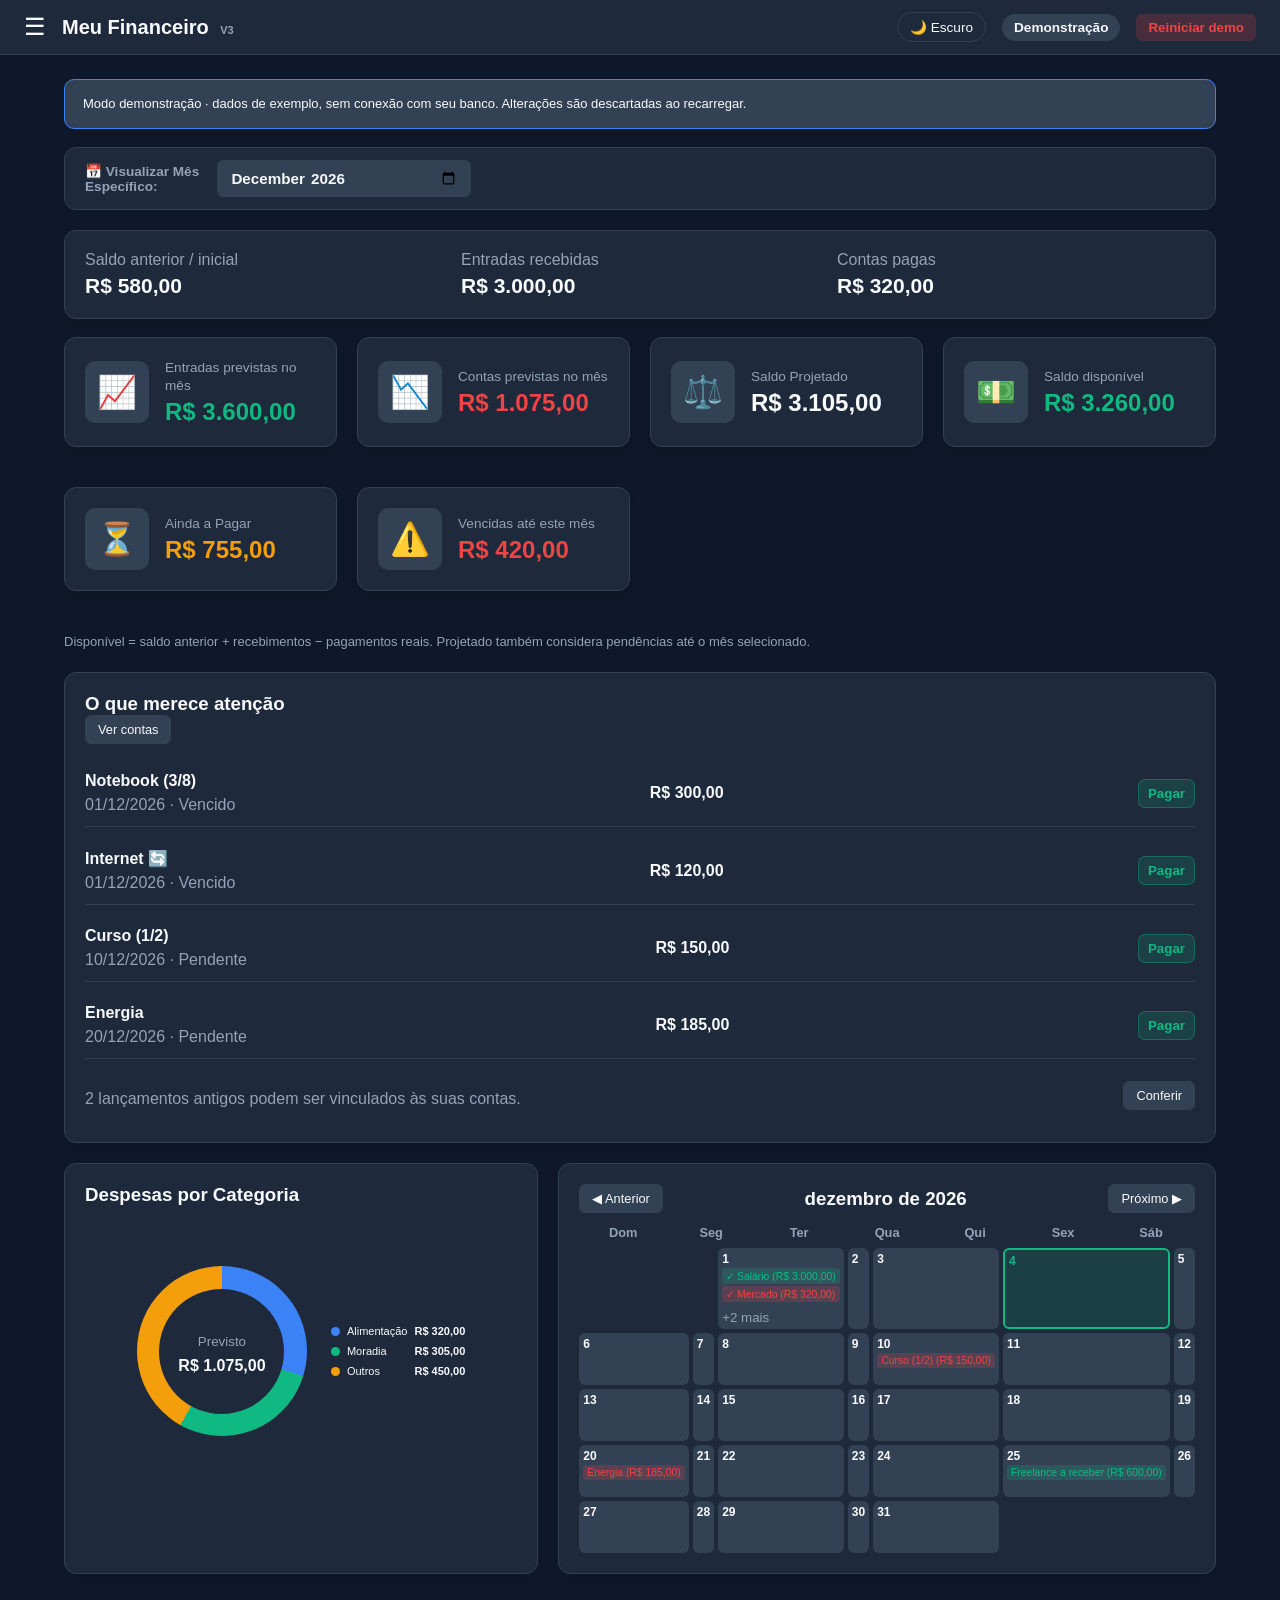
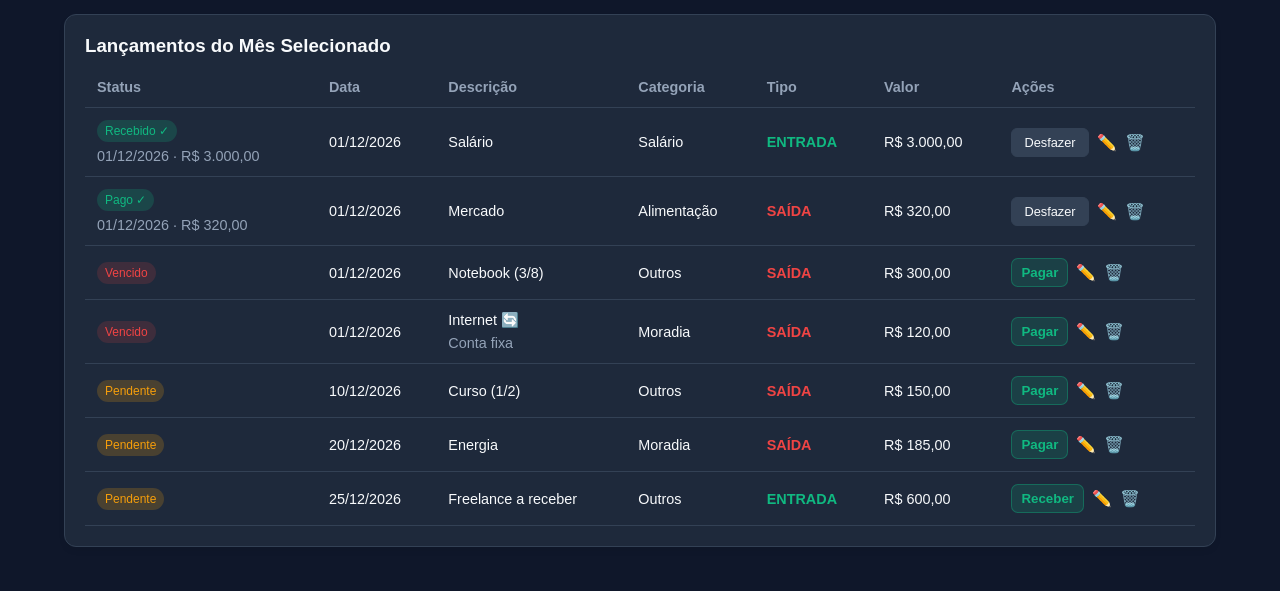
<file: demonstracao.html>
<!DOCTYPE html>
<html lang="pt-BR">
<head>
  <meta charset="UTF-8" />
  <meta name="viewport" content="width=device-width, initial-scale=1.0"/>
  <title>Meu Financeiro · Controle pessoal</title>
  
  <!-- Estilos e Fontes -->
  <style>/* ================= VARIABLES E TEMAS ================= */
:root {
  --bg-primary: #0f172a;
  --bg-card: #1e293b;
  --bg-input: #334155;
  --text-primary: #f8fafc;
  --text-secondary: #94a3b8;
  --accent-color: #3b82f6;
  --border-color: #334155;
  --success-color: #10b981;
  --danger-color: #ef4444;
  --warning-color: #f59e0b;
}

body.light-theme {
  --bg-primary: #f1f5f9;
  --bg-card: #ffffff;
  --bg-input: #e2e8f0;
  --text-primary: #0f172a;
  --text-secondary: #64748b;
  --accent-color: #2563eb;
  --border-color: #cbd5e1;
}

/* ================= RESET E ESTILOS GERAIS ================= */
* {
  box-sizing: border-box;
  margin: 0;
  padding: 0;
  font-family: 'Inter', sans-serif;
}

body {
  background-color: var(--bg-primary);
  color: var(--text-primary);
  min-height: 100vh;
  transition: background-color 0.3s, color 0.3s;
}

/* ================= AUTENTICAÇÃO (LOGIN) ================= */
.auth-container {
  display: flex;
  justify-content: center;
  align-items: center;
  min-height: 100vh;
  padding: 20px;
}

.auth-card {
  background-color: var(--bg-card);
  border: 1px solid var(--border-color);
  border-radius: 12px;
  padding: 32px;
  width: 100%;
  max-width: 400px;
  box-shadow: 0 10px 25px rgba(0,0,0,0.3);
}

.auth-header {
  text-align: center;
  margin-bottom: 24px;
}

.auth-header h2 {
  font-size: 1.5rem;
  margin-bottom: 8px;
}

.auth-header p {
  color: var(--text-secondary);
  font-size: 0.9rem;
}

/* ================= CABEÇALHO (HEADER) ================= */
.app-header {
  background-color: var(--bg-card);
  border-bottom: 1px solid var(--border-color);
  padding: 12px 24px;
  display: flex;
  justify-content: space-between;
  align-items: center;
  position: sticky;
  top: 0;
  z-index: 100;
}

.header-left, .header-right {
  display: flex;
  align-items: center;
  gap: 16px;
}

.brand-title {
  font-size: 1.25rem;
  font-weight: 700;
}

.menu-toggle {
  background: none;
  border: none;
  color: var(--text-primary);
  font-size: 1.5rem;
  cursor: pointer;
}

.user-badge {
  background: var(--bg-input);
  padding: 6px 12px;
  border-radius: 20px;
  font-size: 0.85rem;
  font-weight: 600;
}

/* ================= MENU LATERAL (SIDEBAR) ================= */
.sidebar {
  position: fixed;
  top: 0;
  left: -260px;
  width: 260px;
  height: 100%;
  background-color: var(--bg-card);
  border-right: 1px solid var(--border-color);
  z-index: 200;
  transition: left 0.3s ease;
  padding-top: 60px;
}

.sidebar.open {
  left: 0;
}

.sidebar-overlay {
  position: fixed;
  top: 0;
  left: 0;
  width: 100%;
  height: 100%;
  background: rgba(0,0,0,0.5);
  display: none;
  z-index: 150;
}

.sidebar-overlay.active {
  display: block;
}

.sidebar-nav {
  display: flex;
  flex-direction: column;
}

.nav-item {
  display: flex;
  align-items: center;
  gap: 12px;
  padding: 16px 24px;
  color: var(--text-secondary);
  text-decoration: none;
  font-weight: 500;
  transition: background 0.2s, color 0.2s;
}

.nav-item:hover, .nav-item.active {
  background-color: var(--bg-input);
  color: var(--text-primary);
  border-left: 4px solid var(--accent-color);
}

/* ================= CONTEÚDO PRINCIPAL ================= */
.main-content {
  padding: 24px;
  max-width: 1200px;
  margin: 0 auto;
}

.page-content {
  display: none;
}

.page-content.active {
  display: block;
}

/* ================= CARDS E DASHBOARD ================= */
.card {
  background-color: var(--bg-card);
  border: 1px solid var(--border-color);
  border-radius: 12px;
  padding: 20px;
  margin-bottom: 20px;
  box-shadow: 0 4px 6px rgba(0, 0, 0, 0.05);
}

.card.margin-top {
  margin-top: 20px;
}

.filter-card {
  background-color: var(--bg-card);
  border: 1px solid var(--border-color);
  border-radius: 12px;
  padding: 12px 20px;
  margin-bottom: 20px;
  display: flex;
  align-items: center;
  justify-content: flex-start;
}

.filter-group {
  display: flex;
  align-items: center;
  gap: 12px;
}

.filter-group input[type="month"] {
  background-color: var(--bg-input);
  color: var(--text-primary);
  border: 1px solid var(--border-color);
  padding: 8px 12px;
  border-radius: 6px;
  font-weight: 600;
}

.dashboard-grid {
  display: grid;
  grid-template-columns: repeat(auto-fit, minmax(240px, 1fr));
  gap: 20px;
  margin-bottom: 20px;
}

.card-summary {
  display: flex;
  align-items: center;
  gap: 16px;
}

.card-icon {
  font-size: 2rem;
  padding: 12px;
  background: var(--bg-input);
  border-radius: 10px;
}

.card-info span {
  font-size: 0.85rem;
  color: var(--text-secondary);
}

.card-info h3 {
  font-size: 1.5rem;
  margin-top: 4px;
}

.entradas .card-info h3 { color: var(--success-color); }
.saidas .card-info h3 { color: var(--danger-color); }

.grid-2-col {
  display: grid;
  grid-template-columns: 1fr 1fr;
  gap: 20px;
}

@media (max-width: 768px) {
  .grid-2-col { grid-template-columns: 1fr; }
}

.chart-container {
  position: relative;
  height: 260px;
  margin-top: 15px;
}

/* ================= CALENDÁRIO INTERATIVO ================= */
.calendar-header {
  display: flex;
  justify-content: space-between;
  align-items: center;
  margin-bottom: 12px;
}

.calendar-grid-header {
  display: grid;
  grid-template-columns: repeat(7, 1fr);
  text-align: center;
  font-weight: bold;
  font-size: 0.8rem;
  color: var(--text-secondary);
  margin-bottom: 8px;
}

.calendar-days-grid {
  display: grid;
  grid-template-columns: repeat(7, 1fr);
  gap: 4px;
}

.cal-day {
  background-color: var(--bg-input);
  border-radius: 6px;
  min-height: 52px;
  padding: 4px;
  cursor: pointer;
  transition: transform 0.1s ease, background-color 0.2s;
  display: flex;
  flex-direction: column;
}

.cal-day:hover {
  background-color: rgba(255, 255, 255, 0.1);
  transform: translateY(-2px);
}

/* GRIFADO EM VERDE PARA O DIA ATUAL */
.cal-day.today {
  border: 2px solid var(--success-color) !important;
  background-color: rgba(16, 185, 129, 0.15) !important;
}

.cal-day.today .cal-day-num {
  font-weight: bold;
  color: var(--success-color);
}

.cal-day.empty {
  background: transparent;
  cursor: default;
}

.cal-day-num {
  font-size: 0.75rem;
  font-weight: bold;
}

.cal-events {
  margin-top: 2px;
  display: flex;
  flex-direction: column;
  gap: 2px;
}

.cal-event-item {
  font-size: 0.65rem;
  padding: 2px 4px;
  border-radius: 3px;
  white-space: nowrap;
  overflow: hidden;
  text-overflow: ellipsis;
}

.cal-event-item.entrada {
  background-color: rgba(16, 185, 129, 0.2);
  color: var(--success-color);
}

.cal-event-item.saida {
  background-color: rgba(239, 68, 68, 0.2);
  color: var(--danger-color);
}

/* ================= FORMULÁRIOS E INPUTS ================= */
.form-group {
  margin-bottom: 16px;
  display: flex;
  flex-direction: column;
  gap: 6px;
}

.form-group.horizontal {
  flex-direction: row;
  align-items: center;
}

.form-grid-2 {
  display: grid;
  grid-template-columns: 1fr 1fr;
  gap: 16px;
}

@media (max-width: 600px) {
  .form-grid-2 { grid-template-columns: 1fr; }
}

label {
  font-size: 0.85rem;
  font-weight: 500;
  color: var(--text-secondary);
}

input, select {
  background-color: var(--bg-input);
  border: 1px solid var(--border-color);
  color: var(--text-primary);
  padding: 10px 14px;
  border-radius: 8px;
  font-size: 0.95rem;
  width: 100%;
}

input:focus, select:focus {
  outline: 2px solid var(--accent-color);
}

.type-selector {
  display: flex;
  gap: 12px;
  margin-bottom: 20px;
}

.btn-type {
  flex: 1;
  padding: 12px;
  border: 1px solid var(--border-color);
  background: var(--bg-input);
  color: var(--text-primary);
  border-radius: 8px;
  font-weight: bold;
  cursor: pointer;
}

.btn-type.active {
  border-color: var(--accent-color);
  background-color: var(--accent-color);
  color: white;
}

.max-width-form {
  max-width: 600px;
  margin: 0 auto;
}

/* ================= TABELAS ================= */
.table-responsive {
  width: 100%;
  overflow-x: auto;
}

.data-table {
  width: 100%;
  border-collapse: collapse;
  margin-top: 10px;
}

.data-table th, .data-table td {
  padding: 12px;
  text-align: left;
  border-bottom: 1px solid var(--border-color);
  font-size: 0.9rem;
}

.data-table th {
  color: var(--text-secondary);
  font-weight: 600;
}

.txt-success { color: var(--success-color); font-weight: bold; }
.txt-danger { color: var(--danger-color); font-weight: bold; }

.status-badge {
  padding: 4px 8px;
  border-radius: 12px;
  font-size: 0.75rem;
  font-weight: bold;
  cursor: pointer;
  display: inline-block;
}

.status-badge.quitado {
  background-color: rgba(16, 185, 129, 0.2);
  color: var(--success-color);
}

.status-badge.pendente {
  background-color: rgba(245, 158, 11, 0.2);
  color: var(--warning-color);
}

.actions-cell {
  display: flex;
  gap: 8px;
}

.btn-icon {
  background: none;
  border: none;
  cursor: pointer;
  font-size: 1rem;
}

/* ================= BOTÕES ================= */
.btn {
  padding: 10px 16px;
  border-radius: 8px;
  border: none;
  font-weight: 600;
  cursor: pointer;
  transition: opacity 0.2s;
}

.btn:hover { opacity: 0.9; }

.btn-primary { background-color: var(--accent-color); color: white; }
.btn-secondary { background-color: var(--bg-input); color: var(--text-primary); }
.btn-block { width: 100%; }

.btn-sm {
  padding: 6px 12px;
  font-size: 0.8rem;
  background-color: var(--bg-input);
  border: 1px solid var(--border-color);
  color: var(--text-primary);
  border-radius: 6px;
  cursor: pointer;
}

.btn-logout {
  background-color: rgba(239, 68, 68, 0.2);
  color: var(--danger-color);
  border: none;
  padding: 6px 12px;
  border-radius: 6px;
  font-weight: bold;
  cursor: pointer;
}

.btn-theme {
  background: none;
  border: 1px solid var(--border-color);
  color: var(--text-primary);
  padding: 6px 12px;
  border-radius: 20px;
  cursor: pointer;
  font-size: 0.85rem;
}

/* ================= MODAIS ================= */
.modal {
  display: none;
  position: fixed;
  top: 0;
  left: 0;
  width: 100%;
  height: 100%;
  background: rgba(0,0,0,0.6);
  align-items: center;
  justify-content: center;
  z-index: 1000;
}

.modal-content {
  background: var(--bg-card);
  padding: 24px;
  border-radius: 12px;
  max-width: 500px;
  width: 90%;
  border: 1px solid var(--border-color);
  box-shadow: 0 10px 25px rgba(0,0,0,0.5);
}

.modal-body {
  max-height: 300px;
  overflow-y: auto;
  margin: 15px 0;
}

.modal-footer {
  display: flex;
  justify-content: flex-end;
  gap: 12px;
  margin-top: 15px;
}
/* ===== V2: CONTAS, PARCELAS E INDICADORES ===== */
.muted{color:var(--text-secondary);margin-top:6px}.page-title-row{display:flex;justify-content:space-between;align-items:center;margin-bottom:18px}.filters-grid{display:grid;grid-template-columns:repeat(4,1fr);gap:14px}.compact-grid{grid-template-columns:repeat(4,1fr)}.mini-stat{display:flex;flex-direction:column;gap:8px}.mini-stat span{color:var(--text-secondary);font-size:.85rem}.mini-stat strong{font-size:1.35rem}.vencidas .card-info h3{color:var(--danger-color)}.pendencias .card-info h3{color:var(--warning-color)}.realizadas .card-info h3{color:var(--success-color)}
.status-badge.vencido{background:rgba(239,68,68,.18);color:var(--danger-color)}.status-badge.proximo{background:rgba(59,130,246,.18);color:var(--accent-color)}.btn-pay{background:rgba(16,185,129,.16);color:var(--success-color);border:1px solid rgba(16,185,129,.35);padding:6px 9px;border-radius:7px;cursor:pointer;font-weight:700}.debt-grid{display:grid;grid-template-columns:repeat(auto-fit,minmax(280px,1fr));gap:16px}.debt-card{background:var(--bg-card);border:1px solid var(--border-color);border-radius:12px;padding:18px}.debt-head{display:flex;justify-content:space-between;gap:12px}.progress{height:8px;background:var(--bg-input);border-radius:99px;overflow:hidden;margin:14px 0}.progress>span{display:block;height:100%;background:var(--accent-color)}.debt-meta{display:grid;grid-template-columns:1fr 1fr;gap:8px;font-size:.85rem;color:var(--text-secondary)}
@media(max-width:850px){.filters-grid,.compact-grid{grid-template-columns:1fr 1fr}}@media(max-width:520px){.filters-grid,.compact-grid{grid-template-columns:1fr}.header-right{gap:7px}.user-badge{display:none}.main-content{padding:14px}}

/* V3: mantém a estrutura de campos e telas da V2. */
.brand-title small{font-size:11px;color:var(--text-secondary);margin-left:6px} .balance-strip{display:grid;grid-template-columns:repeat(3,1fr);gap:18px;margin-bottom:18px}.balance-strip strong{display:block;font-size:21px;margin-top:5px}.help-line{margin:12px 0 20px;line-height:1.65;font-size:13px}.notice{padding:14px 18px;background:var(--bg-input);border:1px solid var(--accent-color);border-radius:10px;margin-bottom:18px;line-height:1.5;font-size:13px}.notice[hidden]{display:none}.notice a{color:var(--accent-color)}.notice.error{border-color:var(--danger-color)}textarea{width:100%;background:var(--bg-input);color:var(--text-primary);border:1px solid var(--border-color);border-radius:8px;padding:12px;resize:vertical}.alerts-list{display:grid;gap:10px;margin-top:16px}.alert-row,.budget-row,.trash-row{display:flex;align-items:center;justify-content:space-between;gap:16px;border-bottom:1px solid var(--border-color);padding:12px 0}.alert-row:last-child,.budget-row:last-child,.trash-row:last-child{border:0}.debt-card{margin-top:16px}.debt-actions{display:flex;gap:8px;flex-wrap:wrap;margin-top:16px}.status-badge.encerrado{background:var(--bg-input);color:var(--text-secondary)}.status-badge.vencido{background:rgba(239,68,68,.15);color:var(--danger-color)}.status-badge{border:0;font:inherit;font-size:12px}.debt-title{display:flex;justify-content:space-between;align-items:center;gap:10px}.modal-wide{max-width:850px!important}.association-list{max-height:45vh;overflow:auto}.association-option{display:flex;gap:12px;align-items:flex-start;padding:12px;border-bottom:1px solid var(--border-color)}input[type=checkbox]{width:auto;accent-color:var(--accent-color)}.filter-card{flex-wrap:wrap;gap:14px}.form-group.horizontal{margin:0}.empty-state{padding:24px;text-align:center;color:var(--text-secondary)}.budget-info{flex:1}.budget-info .progress{margin-top:8px}.btn[disabled],button[disabled]{opacity:.5;cursor:wait}.modal{padding:18px}.modal-content{max-height:90vh;overflow:auto}.data-table td{vertical-align:middle}.progress span.over{background:var(--danger-color)}.upcoming-label{color:var(--warning-color)}.nav-item{white-space:nowrap}button:focus-visible,a:focus-visible{outline:2px solid var(--accent-color);outline-offset:4px}
@media(max-width:700px){.balance-strip{grid-template-columns:1fr;gap:12px}.balance-strip>div{display:flex;justify-content:space-between;gap:12px;align-items:center}.balance-strip strong{font-size:17px}.card-header-flex{flex-wrap:wrap;gap:12px}.alert-row,.budget-row{align-items:flex-start;flex-wrap:wrap}.dashboard-grid{grid-template-columns:repeat(2,minmax(0,1fr))}.card-summary{padding:16px}.card-info h3{font-size:20px}.card-icon{display:none}.filters-grid{grid-template-columns:1fr 1fr}.debt-grid{grid-template-columns:1fr}.brand-title{font-size:16px}.user-badge{display:none}}
@media(max-width:400px){.filters-grid,.dashboard-grid{grid-template-columns:1fr}.header-right{gap:5px}}

.offline-chart{height:100%;display:flex;align-items:center;justify-content:center;gap:24px;flex-wrap:wrap}.donut{width:170px;height:170px;border-radius:50%;display:grid;place-items:center;flex-shrink:0}.donut>div{width:125px;height:125px;border-radius:50%;background:var(--bg-card);display:flex;align-items:center;justify-content:center;flex-direction:column;gap:8px}.donut strong{font-size:16px}.chart-legend{display:flex;align-items:center;gap:7px;margin:8px 0;font-size:11px}.chart-legend i{width:9px;height:9px;border-radius:50%}.chart-legend strong{margin-left:auto}#graficoAlternativo{height:100%}
</style>
  
  
  <!-- Supabase & ChartJS JS Client -->
  
  
</head>
<body>

  <!-- ================= SEÇÃO DE LOGIN ================= -->
  <div id="loginSection" class="auth-container">
    <div class="auth-card">
      <div class="auth-header">
        <h2>💰 Controle Financeiro</h2>
        <p>Acesse sua conta para continuar</p>
      </div>
      
      <form onsubmit="event.preventDefault(); fazerLogin();" class="auth-form">
        <div class="form-group">
          <label for="loginUsername">Usuário</label>
          <input type="text" id="loginUsername" placeholder="Ex: marli ou tuany" required />
        </div>
        
        <div class="form-group">
          <label for="loginSenha">Senha</label>
          <input type="password" id="loginSenha" placeholder="Digite sua senha" required />
        </div>
        
        <button type="submit" class="btn btn-primary btn-block">Entrar no Sistema</button>
      </form><button class="btn btn-secondary btn-block margin-top" onclick="location.search='?demo=1'">Conhecer com dados de exemplo</button><p class="muted margin-top">Controle mensal, parcelas e saldo em um só lugar.</p>
    </div>
  </div>

  <!-- ================= SEÇÃO PRINCIPAL (APP) ================= -->
  <div id="appSection" style="display: none;">
    
    <!-- BARRA SUPERIOR (HEADER) -->
    <header class="app-header">
      <div class="header-left">
        <button class="menu-toggle" onclick="toggleMenu()">☰</button>
        <h1 class="brand-title">Meu Financeiro <small>V3</small></h1>
      </div>
      
      <div class="header-right">
        <button id="btnTema" class="btn-theme" onclick="alternarTema()">🌙 Escuro</button>
        <span id="userDisplayTag" class="user-badge">@usuario</span>
        <button class="btn-logout" onclick="location.reload()">Reiniciar demo</button>
      </div>
    </header>

    <!-- OVERLAY SIDEBAR -->
    <div id="sidebarOverlay" class="sidebar-overlay" onclick="toggleMenu()"></div>

    <!-- MENU LATERAL (SIDEBAR) -->
    <aside id="sidebar" class="sidebar">
      <nav class="sidebar-nav">
        <a href="#" class="nav-item active" onclick="navegarPara('dashboard')">
          <span class="nav-icon">📊</span> Dashboard
        </a>
        <a href="#" class="nav-item" onclick="navegarPara('novoLancamento')">
          <span class="nav-icon">➕</span> Novo Lançamento
        </a>
        <a href="#" class="nav-item" onclick="navegarPara('contas')">
          <span class="nav-icon">🧾</span> Contas do Mês
        </a>
        <a href="#" class="nav-item" onclick="navegarPara('parcelas')">
          <span class="nav-icon">💳</span> Parcelas e Dívidas
        </a>
        <a href="#" class="nav-item" onclick="navegarPara('historico')">
          <span class="nav-icon">📜</span> Histórico Completo
        </a>
        <a href="#" class="nav-item" onclick="navegarPara('planejamento')"><span class="nav-icon">🎯</span> Planejamento</a>
        <a href="#" class="nav-item" onclick="navegarPara('configuracoes')"><span class="nav-icon">⚙️</span> Ajustes e Dados</a>
      </nav>
    </aside>

    <!-- CONTEÚDO PRINCIPAL -->
    <main class="main-content">
      <div id="demoBanner" class="notice" hidden>Modo demonstração · dados de exemplo, sem conexão com seu banco. Alterações são descartadas ao recarregar. </div>
      <div id="mensagemApp" class="notice" role="status" hidden></div>
      <div id="loadingApp" class="muted" hidden>Atualizando seus dados…</div>
      
      <!-- PAGE: DASHBOARD -->
      <section id="pageDashboard" class="page-content active">
        
        <!-- BARRA DE SELEÇÃO DE MÊS PROJETADO (RESUMO FUTURO) -->
        <div class="filter-card">
          <div class="filter-group">
            <label for="filtroMesDashboard">📅 <strong>Visualizar Mês Específico:</strong></label>
            <input type="month" id="filtroMesDashboard" onchange="mudarMesReferencia(this.value)" required />
          </div>
        </div>

<div class="balance-strip card"><div><span class="muted">Saldo anterior / inicial</span><strong id="saldoAnterior">R$ 0,00</strong></div><div><span class="muted">Entradas recebidas</span><strong id="entradasRecebidas">R$ 0,00</strong></div><div><span class="muted">Contas pagas</span><strong id="saidasPagas">R$ 0,00</strong></div></div>
        <!-- CARDS DE RESUMO -->
        <div class="dashboard-grid">
          <div class="card card-summary entradas">
            <div class="card-icon">📈</div>
            <div class="card-info">
              <span>Entradas previstas no mês</span>
              <h3 id="totalEntradas">R$ 0,00</h3>
            </div>
          </div>

          <div class="card card-summary saidas">
            <div class="card-icon">📉</div>
            <div class="card-info">
              <span>Contas previstas no mês</span>
              <h3 id="totalSaidas">R$ 0,00</h3>
            </div>
          </div>

          <div class="card card-summary saldo">
            <div class="card-icon">⚖️</div><div class="card-info"><span>Saldo Projetado</span><h3 id="saldoTotal">R$ 0,00</h3></div>
          </div>
          <div class="card card-summary realizadas">
            <div class="card-icon">💵</div><div class="card-info"><span>Saldo disponível</span><h3 id="saldoRealizado">R$ 0,00</h3></div>
          </div>
          <div class="card card-summary pendencias">
            <div class="card-icon">⏳</div><div class="card-info"><span>Ainda a Pagar</span><h3 id="totalPendente">R$ 0,00</h3></div>
          </div>
          <div class="card card-summary vencidas">
            <div class="card-icon">⚠️</div><div class="card-info"><span>Vencidas até este mês</span><h3 id="totalVencido">R$ 0,00</h3></div>
          </div>
        </div>

<p class="muted help-line">Disponível = saldo anterior + recebimentos − pagamentos reais. Projetado também considera pendências até o mês selecionado.</p>
        <div class="card margin-top"><div class="card-header-flex"><h3>O que merece atenção</h3><button class="btn-sm" onclick="navegarPara('contas')">Ver contas</button></div><div id="alertasFinanceiros" class="alerts-list"></div></div>
        <!-- GRÁFICO E CALENDÁRIO -->
        <div class="grid-2-col">
          <!-- CARD GRÁFICO -->
          <div class="card">
            <h3>Despesas por Categoria</h3>
            <div class="chart-container">
              <canvas id="meuGrafico"></canvas>
            </div>
          </div>

          <!-- CARD CALENDÁRIO INTERATIVO -->
          <div class="card">
            <div class="calendar-header">
              <button class="btn-sm" onclick="mudarMesCalendario(-1)">◀ Anterior</button>
              <h3 id="calTituloMes">Mês/Ano</h3>
              <button class="btn-sm" onclick="mudarMesCalendario(1)">Próximo ▶</button>
            </div>
            
            <div class="calendar-grid-header">
              <span>Dom</span><span>Seg</span><span>Ter</span><span>Qua</span><span>Qui</span><span>Sex</span><span>Sáb</span>
            </div>
            
            <div id="calendarDays" class="calendar-days-grid"></div>
          </div>
        </div>

        <!-- TABELA DE RESUMO DE LANÇAMENTOS DO MÊS SELECIONADO -->
        <div class="card margin-top">
          <h3>Lançamentos do Mês Selecionado</h3>
          <div class="table-responsive">
            <table class="data-table">
              <thead>
                <tr>
                  <th>Status</th>
                  <th>Data</th>
                  <th>Descrição</th>
                  <th>Categoria</th>
                  <th>Tipo</th>
                  <th>Valor</th>
                  <th>Ações</th>
                </tr>
              </thead>
              <tbody id="tabelaRegistros"></tbody>
            </table>
          </div>
        </div>

      </section>

      <!-- PAGE: NOVO LANÇAMENTO -->
      <section id="pageNovoLancamento" class="page-content">
        <div class="card max-width-form">
          <h2>Novo Lançamento</h2>
          
          <div class="type-selector">
            <button id="btnEntrada" class="btn-type active" onclick="selecionarTipo('entrada')">📈 Entrada</button>
            <button id="btnSaida" class="btn-type" onclick="selecionarTipo('saida')">📉 Saída</button>
          </div>

          <form id="formTransacao" onsubmit="salvarTransacao(event)">
            <div class="form-group">
              <label for="desc">Descrição</label>
              <input type="text" id="desc" placeholder="Ex: Supermercado, Salário..." required />
            </div>

            <div class="form-grid-2">
              <div class="form-group">
                <label for="valor" id="labelValor">Valor (R$)</label>
                <input type="number" id="valor" step="0.01" min="0.01" placeholder="0,00" required />
              </div>

              <div class="form-group">
                <label for="data">Data Inicial</label>
                <input type="date" id="data" required />
              </div>
            </div>

            <div class="form-grid-2">
              <div class="form-group">
                <label for="categoria">Categoria</label>
                <select id="categoria" required>
                  <option value="Alimentação">Alimentação</option>
                  <option value="Moradia">Moradia</option>
                  <option value="Transporte">Transporte</option>
                  <option value="Lazer">Lazer</option>
                  <option value="Saúde">Saúde</option>
                  <option value="Salário">Salário</option>
                  <option value="Investimentos">Investimentos</option>
                  <option value="Outros">Outros</option>
                </select>
              </div>

              <div class="form-group">
                <label for="recorrencia">Tipo de Cobrança</label>
                <select id="recorrencia" onchange="alternarCamposParcela()">
                  <option value="unico">À Vista / Único</option>
                  <option value="parcelado">Parcelado</option>
                  <option value="fixo">Mensal / Recorrente Fixo</option>
                </select>
              </div>
            </div>

            <div id="boxParcelas" class="form-group" style="display: none;">
              <label for="totalParcelas">Quantidade de Parcelas</label>
              <input type="number" id="totalParcelas" min="2" max="72" value="2" />
            </div>

<p id="ajudaRecorrencia" class="muted help-line"></p>
            <div class="form-group"><label for="observacoes">Observações (opcional)</label><textarea id="observacoes" rows="2" placeholder="Detalhes, referência ou lembrete"></textarea></div>
            <button type="submit" class="btn btn-primary btn-block margin-top">Salvar Lançamento</button>
          </form>
        </div>
      </section>

      <!-- PAGE: CONTAS DO MÊS -->
      <section id="pageContas" class="page-content">
        <div class="page-title-row"><div><h2>🧾 Contas do Mês</h2><p class="muted">Acompanhe vencimentos, pagamentos e o que ainda falta pagar.</p></div></div>
        <div class="card filters-grid">
          <div class="form-group"><label>Mês</label><input type="month" id="contasMes" onchange="mudarMesContas()"></div>
          <div class="form-group"><label>Status</label><select id="contasStatus" onchange="renderizarContasMes()"><option value="todos">Todos</option><option value="aberto">Todas em aberto</option><option value="pendente">A vencer</option><option value="pago">Pagos</option><option value="vencido">Vencidos</option></select></div>
          <div class="form-group"><label>Categoria</label><select id="contasCategoria" onchange="renderizarContasMes()"><option value="todos">Todas</option></select></div>
          <div class="form-group"><label>Buscar</label><input id="contasBusca" placeholder="Ex: aluguel, cartão..." oninput="renderizarContasMes()"></div>
        </div>
<div class="filter-card"><label><input type="checkbox" id="incluirAtrasadas" onchange="renderizarContasMes()" checked> Incluir pendências de meses anteriores</label><div class="form-group horizontal"><label for="contasTipo">Mostrar</label><select id="contasTipo" onchange="renderizarContasMes()"><option value="saida">Contas a pagar</option><option value="entrada">Entradas a receber</option><option value="todos">Entradas e saídas</option></select></div><button class="btn-sm" onclick="exportarCSV('contas')">Exportar lista</button></div>
        <div class="dashboard-grid compact-grid">
          <div class="card mini-stat"><span>Previsto</span><strong id="contasPrevisto">R$ 0,00</strong></div>
          <div class="card mini-stat"><span>Pago</span><strong id="contasPago" class="txt-success">R$ 0,00</strong></div>
          <div class="card mini-stat"><span>Pendente</span><strong id="contasPendente">R$ 0,00</strong></div>
          <div class="card mini-stat"><span>Vencidas até este mês</span><strong id="contasVencido" class="txt-danger">R$ 0,00</strong></div>
        </div>
        <div class="card"><div class="table-responsive"><table class="data-table"><thead><tr><th>Status</th><th>Vencimento</th><th>Conta</th><th>Categoria</th><th>Parcela</th><th>Valor</th><th>Ações</th></tr></thead><tbody id="tabelaContasMes"></tbody></table></div></div>
      </section>

      <!-- PAGE: PARCELAS E DÍVIDAS -->
      <section id="pageParcelas" class="page-content">
        <div class="page-title-row"><div><h2>💳 Parcelas e Dívidas</h2><p class="muted">Veja parcelas, quitações e contas fixas. Pagar um mês mantém os próximos lançamentos.</p></div></div>
        <button class="btn btn-secondary margin-top" onclick="abrirAssociacao()">Organizar parcelas antigas</button><div id="listaParcelamentos" class="debt-grid"></div>
      </section>

      <!-- PAGE: HISTÓRICO COMPLETO -->
      <section id="pageHistorico" class="page-content">
        <div class="card">
          <div class="card-header-flex">
            <h2>Histórico de Registros</h2><button class="btn-sm" onclick="exportarCSV('historico')">Exportar CSV</button>
            <div class="form-group horizontal">
              <label for="filtroMes">Filtrar por Mês:</label>
              <select id="filtroMes" onchange="renderizarDados()"></select>
            </div>
          </div>
          <div class="table-responsive">
            <table class="data-table">
              <thead>
                <tr>
                  <th>Status</th>
                  <th>Data</th>
                  <th>Descrição</th>
                  <th>Categoria</th>
                  <th>Tipo</th>
                  <th>Valor</th>
                  <th>Ações</th>
                </tr>
              </thead>
              <tbody id="tabelaHistoricoCorpo"></tbody>
            </table>
          </div>
        </div>
      </section>

<section id="pagePlanejamento" class="page-content">
 <div class="page-title-row"><div><h2>Planejamento</h2><p class="muted">Veja o que já está comprometido e acompanhe limites de gastos.</p></div></div>
 <div class="card"><div class="card-header-flex"><h3>Previsão dos próximos 6 meses</h3><input type="month" id="previsaoMes" onchange="mudarMesPrevisao()" required></div><p class="muted help-line">Projeção baseada nos lançamentos cadastrados. Nenhum salário futuro é presumido. Contas fixas são previstas enquanto ativas.</p><div class="table-responsive"><table class="data-table"><thead><tr><th>Mês</th><th>Entradas previstas</th><th>Contas previstas</th><th>Pendente do mês</th><th>Saldo projetado acumulado</th></tr></thead><tbody id="tabelaPrevisao"></tbody></table></div></div>
 <div class="card margin-top"><div class="card-header-flex"><h3>Orçamento por categoria</h3><input type="month" id="orcamentoMes" onchange="renderizarPlanejamento()" required></div><p class="muted help-line">O limite considera as despesas previstas por vencimento, pagas ou pendentes; não muda o saldo disponível.</p><form class="filters-grid" onsubmit="salvarOrcamento(event)"><div class="form-group"><label for="orcamentoCategoria">Categoria</label><select id="orcamentoCategoria"></select></div><div class="form-group"><label for="orcamentoValor">Limite no mês (R$)</label><input id="orcamentoValor" type="number" min="0.01" step="0.01" required></div><button class="btn btn-primary" type="submit">Salvar limite</button></form><div id="listaOrcamentos"></div></div>
 </section>
 <section id="pageConfiguracoes" class="page-content">
 <div class="page-title-row"><div><h2>Ajustes e Dados</h2><p class="muted">Defina seu ponto de partida e mantenha uma cópia do histórico.</p></div></div>
 <div class="card max-width-form"><h3>Saldo inicial</h3><p class="muted help-line">Informe o dinheiro disponível antes dos movimentos da data inicial. Pagamentos anteriores a essa data ficam no histórico, mas não entram novamente no saldo.</p><form onsubmit="salvarConfiguracoes(event)"><div class="form-grid-2"><div class="form-group"><label for="configSaldo">Saldo inicial (R$)</label><input id="configSaldo" type="number" step="0.01" required></div><div class="form-group"><label for="configInicio">Data de início</label><input id="configInicio" type="date" required></div></div><button class="btn btn-primary" type="submit">Salvar saldo inicial</button></form></div>
 <div class="card margin-top"><h3>Backup e exportação</h3><p class="muted help-line">O CSV abre em planilhas. O JSON preserva os dados e serve como cópia de segurança para conferência ou recuperação técnica.</p><button class="btn btn-secondary" onclick="exportarCSV('todos')">Exportar todos em CSV</button> <button class="btn btn-secondary" onclick="exportarBackup()">Baixar backup JSON</button></div>
 <div class="card margin-top"><h3>Lixeira</h3><p class="muted help-line">Exclusões ficam guardadas e podem ser restauradas. Uma parcela excluída não é gerada novamente automaticamente.</p><div id="listaLixeira"></div></div>
 <div class="card margin-top"><h3>Como funciona</h3><p class="muted help-line">Pago/Recebido: apenas este lançamento. Quitado: a dívida inteira foi encerrada. Conta fixa: continua nos meses seguintes até você encerrar a recorrência. O mês da saída de dinheiro vem da data real do pagamento; a lista de contas usa o vencimento.</p></div>
 </section>
    </main>
  </div>

  <!-- ================= MODAIS ================= -->

  <!-- MODAL: DETALHES DO DIA DO CALENDÁRIO -->
  <div id="modalDetalhesDia" class="modal" role="dialog" aria-modal="true" aria-labelledby="modalDiaTitulo">
    <div class="modal-content">
      <h3 id="modalDiaTitulo">Lançamentos do Dia</h3>
      <div id="modalDiaCorpo" class="modal-body"></div>
      <div class="modal-footer">
        <button class="btn btn-secondary" onclick="fecharModalDia()">Fechar</button>
      </div>
    </div>
  </div>

  <!-- MODAL: EDIÇÃO DE LANÇAMENTO -->
  <div id="modalEdicao" class="modal" role="dialog" aria-modal="true" aria-label="Editar lançamento">
    <div class="modal-content">
      <h3>Editar Lançamento</h3>
      <form onsubmit="salvarEdicaoTransacao(event)">
        <input type="hidden" id="editId" />
        
        <div class="form-group">
          <label for="editDesc">Descrição</label>
          <input type="text" id="editDesc" required />
        </div>

        <div class="form-grid-2">
          <div class="form-group">
            <label for="editValor">Valor (R$)</label>
            <input type="number" id="editValor" step="0.01" required />
          </div>

          <div class="form-group">
            <label for="editData">Data</label>
            <input type="date" id="editData" required />
          </div>
        </div>

        <div class="form-grid-2">
          <div class="form-group">
            <label for="editCategoria">Categoria</label>
            <select id="editCategoria" required>
              <option value="Alimentação">Alimentação</option>
              <option value="Moradia">Moradia</option>
              <option value="Transporte">Transporte</option>
              <option value="Lazer">Lazer</option>
              <option value="Saúde">Saúde</option>
              <option value="Salário">Salário</option>
              <option value="Investimentos">Investimentos</option>
              <option value="Outros">Outros</option>
            </select>
          </div>

          <div class="form-group">
            <label for="editStatus">Status</label>
            <select id="editStatus" onchange="atualizarStatusEdicao()">
              <option value="pendente">Pendente ⏳</option>
              <option value="pago">Pago / Recebido ✅</option>
            </select>
          </div>
        </div>

<div class="form-grid-2"><div class="form-group"><label for="editPagamento">Data real do pagamento (se pago)</label><input id="editPagamento" type="date"></div><div class="form-group"><label for="editValorPago">Valor realmente pago (R$)</label><input id="editValorPago" type="number" min="0.01" step="0.01"></div></div><div class="form-group"><label for="editObs">Observações</label><textarea id="editObs" rows="2"></textarea></div>
        <div class="modal-footer">
          <button type="button" class="btn btn-secondary" onclick="fecharModalEdicao()">Cancelar</button>
          <button type="submit" class="btn btn-primary">Salvar Alterações</button>
        </div>
      </form>
    </div>
  </div>

<div id="modalPagamento" class="modal" role="dialog" aria-modal="true" aria-labelledby="pagamentoTitulo"><div class="modal-content"><h3 id="pagamentoTitulo">Registrar pagamento</h3><p id="pagamentoDetalhe" class="muted help-line"></p><form onsubmit="confirmarPagamento(event)"><input type="hidden" id="pagamentoId"><div class="form-grid-2"><div class="form-group"><label for="pagamentoData">Data real</label><input type="date" id="pagamentoData" required></div><div class="form-group"><label for="pagamentoValor">Valor real (R$)</label><input type="number" id="pagamentoValor" min="0.01" step="0.01" required></div></div><div class="modal-footer"><button type="button" class="btn btn-secondary" onclick="fecharModal('modalPagamento')">Cancelar</button><button class="btn btn-primary" type="submit">Confirmar</button></div></form></div></div>
 <div id="modalQuitacao" class="modal" role="dialog" aria-modal="true" aria-labelledby="quitacaoTitulo"><div class="modal-content"><h3 id="quitacaoTitulo">Quitar dívida inteira</h3><p id="quitacaoDetalhe" class="muted help-line"></p><form onsubmit="confirmarQuitacao(event)"><input type="hidden" id="quitacaoGrupo"><div class="form-grid-2"><div class="form-group"><label for="quitacaoData">Data da quitação</label><input type="date" id="quitacaoData" required></div><div class="form-group"><label for="quitacaoValor">Valor realmente pago (R$)</label><input type="number" id="quitacaoValor" min="0.01" step="0.01" required></div></div><p class="notice">Esta ação substitui todas as parcelas pendentes por um único pagamento. As parcelas já pagas são preservadas. Informe o valor negociado, incluindo desconto ou juros.</p><div class="modal-footer"><button type="button" class="btn btn-secondary" onclick="fecharModal('modalQuitacao')">Cancelar</button><button class="btn btn-primary" type="submit">Confirmar quitação</button></div></form></div></div>
 <div id="modalAssociacao" class="modal" role="dialog" aria-modal="true" aria-labelledby="associacaoTitulo"><div class="modal-content modal-wide"><h3 id="associacaoTitulo">Organizar lançamentos antigos</h3><p class="muted help-line">Selecione apenas lançamentos da mesma compra ou conta fixa. Para parcelas, selecione o conjunto completo. Nomes iguais não garantem que sejam a mesma compra.</p><form onsubmit="confirmarAssociacao(event)"><div class="form-grid-2"><div class="form-group"><label for="grupoNome">Nome da conta</label><input id="grupoNome" required></div><div class="form-group"><label for="grupoModalidade">Tipo</label><select id="grupoModalidade" onchange="renderizarAssociacao()"><option value="parcelado">Parcelada</option><option value="fixo">Fixa mensal</option></select></div></div><div id="itensAssociacao" class="association-list"></div><div class="modal-footer"><button type="button" class="btn btn-secondary" onclick="fecharModal('modalAssociacao')">Cancelar</button><button class="btn btn-primary" type="submit">Vincular selecionados</button></div></form></div></div>
<div id="modalRecorrencia" class="modal" role="dialog" aria-modal="true" aria-labelledby="recorrenciaTitulo"><div class="modal-content"><h3 id="recorrenciaTitulo">Encerrar conta fixa</h3><p id="recorrenciaDetalhe" class="muted help-line"></p><form onsubmit="confirmarEncerramento(event)"><input type="hidden" id="encerrarGrupo"><div class="form-group"><label for="encerrarMes">Último mês em que a conta deve existir</label><input type="month" id="encerrarMes" required></div><p class="notice">Os meses seguintes serão encerrados. Esta ação não marca a conta como paga. Pagamentos e pendências anteriores continuam no histórico.</p><div class="modal-footer"><button type="button" class="btn btn-secondary" onclick="fecharModal('modalRecorrencia')">Cancelar</button><button type="submit" class="btn btn-primary">Encerrar recorrência</button></div></form></div></div>
  <!-- Scripts JavaScript -->
  
  <script>/* Motor financeiro independente da interface. Todos os cálculos usam centavos. */
(function(root) {
'use strict';
const cents = value => Math.round(Number(value || 0) * 100);
const date = value => String(value || '').slice(0,10);
const due = t => date(t.vencimento || t.data);
const paid = t => ['pago','quitado'].includes(t.status);
const live = t => !t.excluido_em && t.status !== 'encerrado';
const amount = t => cents(t.valor);
const paidAmount = t => cents(t.valor_pago == null ? t.valor : t.valor_pago);
const paidDate = t => date(t.data_pagamento || t.data || t.vencimento);
const month = value => date(value).slice(0,7);
function addMonths(value, delta) {
 const [y,m,d=1]=value.split('-').map(Number);
 const target=new Date(y,m-1+delta,1); const last=new Date(target.getFullYear(),target.getMonth()+1,0).getDate();
 return `${target.getFullYear()}-${String(target.getMonth()+1).padStart(2,'0')}-${String(Math.min(d,last)).padStart(2,'0')}`;
}
function status(t,today) {return !live(t)?'encerrado':paid(t)?'pago':due(t)<today?'vencido':'pendente';}
function summary(rows, ref, cfg={}) {
 const start=ref+'-01', end=addMonths(start,1);
 const baseline=date(cfg.data_inicio || '1900-01-01');
 let previous=baseline<end?cents(cfg.saldo_inicial):0, received=0, spent=0, expectedIn=0, expectedOut=0, open=0, overdue=0, paidDue=0, scheduledDue=0, inOpen=0;
 let projectedOpen=0;
 for(const t of rows.filter(live)) {
  if(!Number.isFinite(amount(t))) continue;
  const sign=t.tipo==='entrada'?1:-1, d=due(t);
  if(paid(t)) {
   const pd=paidDate(t), v=paidAmount(t);
   if(pd>=baseline && pd<start) previous+=sign*v;
   else if(pd>=baseline && pd>=start && pd<end) {if(sign===1)received+=v;else spent+=v;}
  } else if(d<end) projectedOpen+=sign*amount(t);
  if(month(d)===ref) {
   if(sign===1) {expectedIn+=amount(t);if(!paid(t))inOpen+=amount(t);}
   else {expectedOut+=amount(t);scheduledDue+=amount(t);if(paid(t))paidDue+=paidAmount(t);else open+=amount(t);}
  }
  if(sign===-1 && !paid(t) && d<end && d<(cfg.hoje || new Date().toISOString().slice(0,10))) overdue+=amount(t);
 }
 const closing=previous+received-spent;
 return {previous,received,spent,closing,expectedIn,expectedOut,open,overdue,paidDue,scheduledDue,inOpen,projected:closing+projectedOpen};
}
function split(total,count) {
 const value=cents(total); if(!Number.isInteger(count)||count<1||count>72||value<count)throw Error('Valor ou parcelas inválidos. Cada parcela precisa ter pelo menos R$ 0,01.');
 return Array.from({length:count},(_,i)=>(Math.floor(value/count)+(i<value%count?1:0))/100);
}
function debt(rows) {
 const active=rows.filter(live), settled=active.filter(paid), pending=active.filter(t=>!paid(t)).sort((a,b)=>due(a).localeCompare(due(b)));
 return {total:active.reduce((s,t)=>s+amount(t),0),paid:settled.reduce((s,t)=>s+paidAmount(t),0),pending:pending.reduce((s,t)=>s+amount(t),0),paidCount:settled.length,pendingCount:pending.length,next:pending[0]||null};
}
function budget(rows,ref,category) {
 return rows.filter(t=>live(t)&&t.tipo==='saida'&&t.categoria===category&&month(due(t))===ref).reduce((s,t)=>s+amount(t),0);
}
function csv(rows) {
 const cell=v=>'"'+String(v??'').replace(/"/g,'""').replace(/^[=+@-]/,"'$&")+'"';
 const out=[['Descrição','Tipo','Categoria','Vencimento','Parcela','Total parcelas','Valor previsto','Status','Pagamento','Valor pago','Grupo','Observações']];
 rows.forEach(t=>out.push([t.descricao,t.tipo,t.categoria,due(t),t.parcela_atual,t.total_parcelas,(Number(t.valor)||0).toFixed(2),t.status,paid(t)?paidDate(t):'',paid(t)?(paidAmount(t)/100).toFixed(2):'',t.grupo_id||'',t.observacoes||'']));
 return '\uFEFF'+out.map(r=>r.map(cell).join(';')).join('\r\n');
}
root.FinanceCore={cents,date,due,paid,live,amount,paidAmount,paidDate,month,addMonths,status,summary,split,debt,budget,csv};
if(typeof module!=='undefined')module.exports=root.FinanceCore;
})(typeof globalThis!=='undefined'?globalThis:window);
</script>
  <script>'use strict';
const F=FinanceCore;
const demo=true;
let sb=null, usuarioLogado=null, usernameAtual='', transacoesCache=[], gruposCache=[], orcamentosCache=[];
let configCache={saldo_inicial:0,data_inicio:'1900-01-01'}, tipoSelecionado='entrada', meuGrafico=null, dataCalendarioAtual=new Date();
let loadVersion=0, mutating=false;
const $=id=>document.getElementById(id);
const moeda=v=>Number(v||0).toLocaleString('pt-BR',{style:'currency',currency:'BRL'});
const dinheiro=c=>moeda(c/100);
const setTexto=(id,text)=>{if($(id))$(id).textContent=text;};
const hojeISO=()=>{const d=new Date();return `${d.getFullYear()}-${String(d.getMonth()+1).padStart(2,'0')}-${String(d.getDate()).padStart(2,'0')}`;};
const dataBR=v=>v?String(v).slice(0,10).split('-').reverse().join('/'):'—';
const escaparHtml=v=>String(v??'').replace(/[&<>"']/g,c=>({'&':'&amp;','<':'&lt;','>':'&gt;','"':'&quot;',"'":'&#39;'}[c]));
const safeId=id=>/^[\w-]+$/.test(String(id))?String(id):'';
const statusFinanceiro=t=>F.status(t,hojeISO());
function labelStatus(t){const s=statusFinanceiro(t);return s==='encerrado'?'Encerrado':s==='pago'?(t.tipo==='entrada'?'Recebido ✓':'Pago ✓'):s==='vencido'?(t.tipo==='entrada'?'Recebimento atrasado':'Vencido'):'Pendente';}
function avisar(text,error=false){$('mensagemApp').textContent=text;$('mensagemApp').hidden=false;$('mensagemApp').classList.toggle('error',error);
 if(error){const active=[...document.querySelectorAll('.modal')].find(m=>m.style.display==='flex');if(active){let notice=active.querySelector('[data-modal-error]');if(!notice){notice=document.createElement('p');notice.dataset.modalError='true';notice.className='notice error';active.querySelector('.modal-content').prepend(notice);}notice.textContent=text;}}
}
function fecharModal(id){$(id).style.display='none';}
function abrirModal(id){$(id).querySelector('[data-modal-error]')?.remove?.();$(id).style.display='flex';const input=$(id).querySelector('input:not([type=hidden]),select');input?.focus();}
function toggleMenu(){$('sidebar').classList.toggle('open');$('sidebarOverlay').classList.toggle('active');}
function navegarPara(page){
 const pages={dashboard:'pageDashboard',novoLancamento:'pageNovoLancamento',contas:'pageContas',parcelas:'pageParcelas',historico:'pageHistorico',planejamento:'pagePlanejamento',configuracoes:'pageConfiguracoes'};
 document.querySelectorAll('.page-content').forEach(el=>el.classList.toggle('active',el.id===pages[page]));
 document.querySelectorAll('.nav-item').forEach(el=>el.classList.toggle('active',el.getAttribute('onclick').includes("'"+page+"'")));
 $('sidebar').classList.remove('open');$('sidebarOverlay').classList.remove('active');
 if(page==='planejamento')renderizarPlanejamento();if(page==='configuracoes')renderizarConfiguracoes();
}
function alternarCamposParcela(){
 const value=$('recorrencia').value;$('boxParcelas').style.display=value==='parcelado'?'block':'none';
 setTexto('labelValor',value==='parcelado'?'Valor total da compra (R$)':value==='fixo'?'Valor mensal (R$)':'Valor (R$)');
 setTexto('ajudaRecorrencia',tipoSelecionado==='entrada'?'A entrada será registrada somente neste mês. Marque como Recebido quando o dinheiro entrar.':value==='parcelado'?'O valor total será dividido entre as parcelas. Cada mês terá um pagamento independente.':value==='fixo'?'A conta será prevista mensalmente, sem prazo final, até você encerrar a recorrência.':'Um único lançamento na data informada.');
}
function selecionarTipo(tipo){tipoSelecionado=tipo;$('btnEntrada').classList.toggle('active',tipo==='entrada');$('btnSaida').classList.toggle('active',tipo==='saida');$('recorrencia').disabled=tipo==='entrada';if(tipo==='entrada')$('recorrencia').value='unico';alternarCamposParcela();}
async function fazerLogin(){
 if(!sb)return avisar('Preencha seu config.js com a URL e a chave pública do Supabase. Consulte o guia incluído.',true);
 const username=$('loginUsername').value.trim().toLowerCase(),password=$('loginSenha').value;
 if(!username||!password)return;
 try{const {data,error}=await sb.auth.signInWithPassword({email:username.includes('@')?username:`${username}@sistema.local`,password});if(error)throw error;await iniciarSessao(data.user,username.split('@')[0]);}catch(e){avisar('Não foi possível entrar. Confira usuário, senha e conexão.',true);$('mensagemApp').hidden=false;$('loginSection').appendChild($('mensagemApp'));}
}
async function iniciarSessao(user,name){
 usuarioLogado=user;usernameAtual=name;$('loginSection').style.display='none';$('appSection').style.display='block';
 if($('mensagemApp').parentElement===$('loginSection'))document.querySelector('main').prepend($('mensagemApp'));
 setTexto('userDisplayTag',demo?'Demonstração':`@${name}`);
 const mes=hojeISO().slice(0,7);for(const id of ['filtroMesDashboard','contasMes','previsaoMes','orcamentoMes'])$(id).value=mes;
 $('data').value=hojeISO();$('demoBanner').hidden=!demo;await carregarTransacoes();
}
async function verificarSessao(){
 if(demo){seedDemo();await iniciarSessao({id:'demo-user'},'demo');return;}
 if(!sb)return;
 try{const {data,error}=await sb.auth.getUser();if(!error&&data.user)await iniciarSessao(data.user,data.user.email.split('@')[0]);}catch(e){avisar('Falha de conexão ao verificar sessão. Tente novamente.',true);}
}
async function deslogar(){if(!demo&&sb)await sb.auth.signOut();location.href='index.html';}
async function tabelaTodos(tabela){
 let rows=[],offset=0;
 for(;;){const {data,error}=await sb.from(tabela).select('*').eq('user_id',usuarioLogado.id).order('id').range(offset,offset+499);if(error)throw error;rows.push(...data);if(data.length<500)break;offset+=500;}
 return rows;
}
async function carregarTransacoes(){
 if(!usuarioLogado)return;const version=++loadVersion;$('loadingApp').hidden=false;
 try{
  const refs=['filtroMesDashboard','contasMes','previsaoMes'].map(id=>$(id).value||hojeISO().slice(0,7)).sort();
  const ate=F.addMonths(refs.at(-1)+'-01',5);
  if(demo)materializarDemo(ate);else{
   const {error}=await sb.rpc('financeiro_materializar',{ate_mes:ate});if(error)throw error;
   const results=await Promise.all([tabelaTodos('transacoes'),tabelaTodos('financeiro_grupos'),tabelaTodos('financeiro_orcamentos'),sb.from('financeiro_config').select('*').eq('user_id',usuarioLogado.id).maybeSingle()]);
   if(version!==loadVersion)return;
   if(results[3].error)throw results[3].error;
   [transacoesCache,gruposCache,orcamentosCache]=results;configCache=results[3].data||{saldo_inicial:0,data_inicio:'1900-01-01'};
  }
  if(version!==loadVersion)return;popularFiltroMeses();prepararContasMes();renderizarDados();renderizarConfiguracoes();return true;
 }catch(e){if(version===loadVersion)avisar('Não foi possível atualizar: '+e.message+'. Se ainda não atualizou o banco, execute migracao_v3.sql antes de usar a V3.',true);return false;}
 finally{if(version===loadVersion)$('loadingApp').hidden=true;}
}
async function executar(action,args){
 if(demo)return executarDemo(action,args);
 const {data,error}=await sb.rpc(action,args);if(error)throw error;return data;
}
async function acao(fn,success){
 if(mutating)return;mutating=true;
 const buttons=[...document.querySelectorAll('button[type=submit]')];buttons.forEach(b=>b.disabled=true);
 try{await fn();const refreshed=await carregarTransacoes();if(refreshed!==false&&success)avisar(success);}catch(e){avisar(e.message,true);}finally{mutating=false;buttons.forEach(b=>b.disabled=false);}
}
function validarPagamento(dia,valor){
 if(!/^\d{4}-\d{2}-\d{2}$/.test(dia)||dia>hojeISO())throw Error('Informe uma data de pagamento até hoje.');
 if(dia<configCache.data_inicio)throw Error('O pagamento é anterior à data inicial do controle. Revise Ajustes e Dados.');
 if(!Number.isFinite(valor)||valor<=0)throw Error('Informe um valor maior que zero.');
}
async function salvarTransacao(e){
 e.preventDefault();const dados={descricao:$('desc').value.trim(),valor:Number($('valor').value),data:$('data').value,categoria:$('categoria').value,tipo:tipoSelecionado,recorrencia:tipoSelecionado==='entrada'?'unico':$('recorrencia').value,total_parcelas:Number($('totalParcelas').value),observacoes:$('observacoes').value.trim()};
 await acao(async()=>{if(!dados.descricao||!dados.data||dados.valor<=0)throw Error('Confira descrição, valor e data.');if(dados.recorrencia==='parcelado')F.split(dados.valor,dados.total_parcelas);await executar('financeiro_criar',{dados});$('formTransacao').reset();$('data').value=hojeISO();selecionarTipo('entrada');navegarPara('dashboard');},'Lançamento salvo. Para registrar a entrada ou saída do dinheiro, use Receber ou Pagar.');
}
function popularFiltroMeses(){
 const el=$('filtroMes'),old=el.value||'todos';const months=[...new Set(transacoesCache.filter(t=>!t.excluido_em).map(t=>F.month(F.due(t))))].filter(Boolean).sort().reverse();
 el.innerHTML='<option value="todos">Todos os meses</option>'+months.map(m=>`<option value="${m}">${m.split('-').reverse().join('/')}</option>`).join('');el.value=months.includes(old)?old:'todos';
}
function renderizarDados(){
 const ref=$('filtroMesDashboard').value||hojeISO().slice(0,7),r=F.summary(transacoesCache,ref,{...configCache,hoje:hojeISO()});
 const byDue=transacoesCache.filter(t=>F.live(t)&&F.month(F.due(t))===ref);
 const cat={};byDue.filter(t=>t.tipo==='saida').forEach(t=>cat[t.categoria]=(cat[t.categoria]||0)+Number(t.valor));
 for(const [id,v]of Object.entries({saldoAnterior:r.previous,entradasRecebidas:r.received,saidasPagas:r.spent,totalEntradas:r.expectedIn,totalSaidas:r.expectedOut,saldoTotal:r.projected,saldoRealizado:r.closing,totalPendente:r.open,totalVencido:r.overdue}))setTexto(id,dinheiro(v));
 const initial=F.month(configCache.data_inicio)===ref?F.cents(configCache.saldo_inicial):0;
 if(initial){$('saldoAnterior').title=`Saldo inicial de ${dinheiro(initial)} incluído no saldo anterior / inicial.`;}else $('saldoAnterior').title='';
 $('tabelaRegistros').innerHTML=byDue.sort((a,b)=>F.due(a).localeCompare(F.due(b))).map(criarLinhaTabela).join('')||emptyRow(7,'Nenhum lançamento neste mês.');
 const hist=$('filtroMes').value;const history=transacoesCache.filter(t=>!t.excluido_em&&(hist==='todos'||F.month(F.due(t))===hist)).sort((a,b)=>F.due(b).localeCompare(F.due(a)));
 $('tabelaHistoricoCorpo').innerHTML=history.map(criarLinhaTabela).join('')||emptyRow(7,'Nenhum registro encontrado.');
 renderizarAlertas(ref);renderizarContasMes();renderizarParcelamentos();renderizarPlanejamento();desenharGrafico(cat);renderizarCalendario();
}
function emptyRow(cols,text){return `<tr><td colspan="${cols}" class="empty-state">${escaparHtml(text)}</td></tr>`;}
function badge(t){return `<span class="status-badge ${F.paid(t)?'quitado':statusFinanceiro(t)}">${labelStatus(t)}</span>`;}
function acoesLinha(t){
 if(t.status==='encerrado')return '<span class="muted">No histórico</span>';
 const id=safeId(t.id);
 const grupo=gruposCache.find(g=>g.id===t.grupo_id);
 if(grupo?.motivo==='quitacao'&&F.paid(t))return '<span class="muted">Pagamento preservado na quitação</span>';
 if(t.origem_quitacao)return `<button class="btn-sm" onclick="navegarPara('parcelas')">Ver quitação</button>`;
 return `<div class="actions-cell">${F.paid(t)?`<button class="btn-sm" onclick="desfazerPagamento('${id}')">Desfazer</button>`:`<button class="btn-pay" onclick="marcarComoPago('${id}')">${t.tipo==='entrada'?'Receber':'Pagar'}</button>`}<button class="btn-icon" onclick="abrirModalEdicao('${id}')" title="Editar">✏️</button><button class="btn-icon" onclick="deletarTransacao('${id}')" title="Excluir">🗑️</button></div>`;
}
function criarLinhaTabela(t){return `<tr><td>${badge(t)}${F.paid(t)?`<div class="muted">${dataBR(F.paidDate(t))} · ${dinheiro(F.paidAmount(t))}</div>`:''}</td><td>${dataBR(F.due(t))}</td><td>${escaparHtml(t.descricao)}${t.recorrencia==='fixo'?'<div class="muted">Conta fixa</div>':''}</td><td>${escaparHtml(t.categoria)}</td><td class="${t.tipo==='entrada'?'txt-success':'txt-danger'}">${t.tipo==='entrada'?'ENTRADA':'SAÍDA'}</td><td>${moeda(t.valor)}</td><td>${acoesLinha(t)}</td></tr>`;}
function prepararContasMes(){const budgetOld=$('orcamentoCategoria').value;const el=$('contasCategoria'),old=el.value||'todos',cats=[...new Set(transacoesCache.map(t=>t.categoria).filter(Boolean))].sort();el.innerHTML='<option value="todos">Todas</option>'+cats.map(c=>`<option value="${escaparHtml(c)}">${escaparHtml(c)}</option>`).join('');el.value=cats.includes(old)?old:'todos';$('orcamentoCategoria').innerHTML=[...new Set([...cats,...[...$('categoria').options].map(o=>o.value)])].sort().map(c=>`<option value="${escaparHtml(c)}">${escaparHtml(c)}</option>`).join('');if([...$('orcamentoCategoria').options].some(o=>o.value===budgetOld))$('orcamentoCategoria').value=budgetOld;}
function contasFiltradas(){
 const ref=$('contasMes').value,status=$('contasStatus').value,category=$('contasCategoria').value,query=$('contasBusca').value.toLowerCase().trim(),type=$('contasTipo').value;
 return transacoesCache.filter(t=>F.live(t)&&(type==='todos'||t.tipo===type)&&(F.month(F.due(t))===ref||($('incluirAtrasadas').checked&&!F.paid(t)&&F.month(F.due(t))<ref)))
 .filter(t=>(status==='todos'||(status==='aberto'?!F.paid(t):statusFinanceiro(t)===status))&&(category==='todos'||t.categoria===category)&&(!query||`${t.descricao} ${t.observacoes||''}`.toLowerCase().includes(query))).sort((a,b)=>F.due(a).localeCompare(F.due(b)));
}
function renderizarContasMes(){
 const ref=$('contasMes').value;const type=$('contasTipo').value;
 const base=transacoesCache.filter(t=>F.live(t)&&(type==='todos'||t.tipo===type)&&(F.month(F.due(t))===ref||($('incluirAtrasadas').checked&&!F.paid(t)&&F.month(F.due(t))<ref)));
 const total=base.reduce((s,t)=>s+F.amount(t),0),paid=base.filter(F.paid).reduce((s,t)=>s+F.paidAmount(t),0),open=base.filter(t=>!F.paid(t)).reduce((s,t)=>s+F.amount(t),0),late=base.filter(t=>statusFinanceiro(t)==='vencido').reduce((s,t)=>s+F.amount(t),0);
 for(const [id,v]of Object.entries({contasPrevisto:total,contasPago:paid,contasPendente:open,contasVencido:late}))setTexto(id,dinheiro(v));
 $('tabelaContasMes').innerHTML=contasFiltradas().map(t=>`<tr><td>${badge(t)}</td><td>${dataBR(F.due(t))}</td><td>${escaparHtml(t.descricao)}${F.month(F.due(t))<ref?'<div class="txt-danger">Mês anterior</div>':''}${t.tipo==='entrada'?'<div class="txt-success">Entrada</div>':''}${F.paid(t)?`<div class="muted">${dataBR(F.paidDate(t))} · ${dinheiro(F.paidAmount(t))}</div>`:''}</td><td>${escaparHtml(t.categoria)}</td><td>${t.recorrencia==='parcelado'?`${t.parcela_atual}/${t.total_parcelas}`:t.recorrencia==='fixo'?'Fixa':'Única'}</td><td>${moeda(t.valor)}</td><td>${acoesLinha(t)}</td></tr>`).join('')||emptyRow(7,'Nenhuma conta encontrada para estes filtros.');
}
function renderizarAlertas(ref){
 const end=F.addMonths(ref+'-01',1),pending=transacoesCache.filter(t=>F.live(t)&&t.tipo==='saida'&&!F.paid(t)&&F.due(t)<end).sort((a,b)=>F.due(a).localeCompare(F.due(b)));
 $('alertasFinanceiros').innerHTML=pending.slice(0,4).map(t=>`<div class="alert-row"><div><strong>${escaparHtml(t.descricao)}</strong><div class="muted">${dataBR(F.due(t))} · ${labelStatus(t)}</div></div><strong>${moeda(t.valor)}</strong><button class="btn-pay" onclick="marcarComoPago('${safeId(t.id)}')">Pagar</button></div>`).join('')||'<p class="muted">Tudo em dia até este mês. Nenhuma conta em aberto.</p>';
 const legacy=transacoesCache.filter(t=>!t.excluido_em&&t.tipo==='saida'&&t.recorrencia!=='unico'&&!t.grupo_id).length;
 if(legacy)$('alertasFinanceiros').innerHTML+=`<div class="alert-row"><span class="muted">${legacy} lançamentos antigos podem ser vinculados às suas contas.</span><button class="btn-sm" onclick="abrirAssociacao()">Conferir</button></div>`;
}
function renderizarParcelamentos(){
 const cards=gruposCache.map(g=>{
  const rows=transacoesCache.filter(t=>t.grupo_id===g.id&&!t.excluido_em),d=F.debt(rows),settlement=transacoesCache.find(t=>t.origem_quitacao===g.id&&!t.grupo_id&&!t.excluido_em&&F.paid(t));
  const done=g.motivo==='quitacao'||(g.modalidade==='parcelado'&&d.pendingCount===0&&rows.filter(F.live).length===g.quantidade);
  const label=g.motivo==='quitacao'?'Quitado':g.motivo==='cancelamento'?'Recorrência encerrada':done?'Todas as parcelas pagas':g.modalidade==='fixo'?'Mensal ativa':'Em andamento';
  const pct=g.quantidade?Math.min(100,Math.round(d.paidCount/g.quantidade*100)):0;
  const id=safeId(g.id);
  return `<div class="debt-card"><div class="debt-head"><div><strong>${escaparHtml(g.nome)}</strong><div class="muted">${escaparHtml(g.categoria)} · ${g.modalidade==='fixo'?'Fixa mensal':'Compra parcelada'}</div></div><span class="status-badge ${done?'quitado':g.ativo?'pendente':'encerrado'}">${label}</span></div>${g.quantidade?`<div class="progress"><span style="width:${g.motivo==='quitacao'?100:pct}%"></span></div>`:''}<div class="debt-meta"><span>Pagas: <b>${d.paidCount}${g.quantidade?'/'+g.quantidade:' meses'}</b></span><span>${g.modalidade==='fixo'?'Mensal':'Total contratado'}: <b>${moeda(g.valor)}</b></span><span>${g.modalidade==='fixo'?'Pendente na previsão':'Parcelas restantes'}: <b>${d.pendingCount} · ${dinheiro(d.pending)}</b></span><span>Próximo vencimento: <b>${d.next?dataBR(F.due(d.next)):'—'}</b></span>${settlement?`<span>Quitação em ${dataBR(F.paidDate(settlement))}: <b>${dinheiro(F.paidAmount(settlement))}</b></span>`:''}</div><div class="debt-actions">${d.next?`<button class="btn-pay" onclick="marcarComoPago('${safeId(d.next.id)}')">Pagar próxima</button>`:''}${g.ativo&&g.modalidade==='parcelado'&&d.pendingCount?`<button class="btn-sm" onclick="abrirQuitacao('${id}')">Quitar dívida inteira</button>`:''}${g.ativo&&g.modalidade==='fixo'?`<button class="btn-sm" onclick="encerrarRecorrencia('${id}')">Encerrar recorrência</button>`:''}${g.motivo==='quitacao'?`<button class="btn-sm" onclick="desfazerQuitacao('${id}')">Desfazer quitação</button>`:''}<button class="btn-sm" onclick="verGrupo('${id}')">Ver lançamentos</button></div></div>`;
 });
 const legacy=transacoesCache.filter(t=>!t.excluido_em&&t.tipo==='saida'&&t.recorrencia==='parcelado'&&!t.grupo_id);
 $('listaParcelamentos').innerHTML=cards.join('')+(legacy.length?`<div class="card margin-top"><strong>Parcelas antigas sem vínculo</strong><p class="muted help-line">${legacy.length} lançamentos. Use “Organizar parcelas antigas” para conferir quais pertencem à mesma compra.</p>${legacy.slice(0,6).map(t=>`<p class="help-line">${escaparHtml(t.descricao)} · ${dataBR(F.due(t))} · ${moeda(t.valor)} · ${labelStatus(t)}</p>`).join('')}</div>`:'')||'<div class="card empty-state">Nenhuma conta parcelada ou fixa cadastrada.</div>';
}
function verGrupo(id){const g=gruposCache.find(g=>g.id===id);if(!g)return;setTexto('modalDiaTitulo',g.nome);$('modalDiaCorpo').innerHTML=`<div class="table-responsive"><table class="data-table"><tbody>${transacoesCache.filter(t=>!t.excluido_em&&(t.grupo_id===id||t.origem_quitacao===id)).sort((a,b)=>F.due(a).localeCompare(F.due(b))).map(criarLinhaTabela).join('')}</tbody></table></div>`;abrirModal('modalDetalhesDia');}
function marcarComoPago(id){fecharModal('modalDetalhesDia');const t=transacoesCache.find(t=>t.id===id);if(!t||!F.live(t)||F.paid(t))return;setTexto('pagamentoTitulo',t.tipo==='entrada'?'Registrar recebimento':'Registrar pagamento');setTexto('pagamentoDetalhe',`${t.descricao} · vencimento ${dataBR(F.due(t))}. Somente este lançamento será marcado.`);$('pagamentoId').value=id;$('pagamentoData').value=hojeISO();$('pagamentoData').max=hojeISO();$('pagamentoValor').value=Number(t.valor).toFixed(2);abrirModal('modalPagamento');}
async function confirmarPagamento(e){e.preventDefault();await acao(async()=>{const dia=$('pagamentoData').value,valor_real=Number($('pagamentoValor').value);validarPagamento(dia,valor_real);await executar('financeiro_pagar',{transacao_id:$('pagamentoId').value,dia,valor_real});fecharModal('modalPagamento');},'Pagamento registrado apenas neste lançamento.');}
async function desfazerPagamento(id){const t=transacoesCache.find(t=>t.id===id);if(gruposCache.some(g=>g.id===t?.grupo_id&&g.motivo==='quitacao'))return avisar('Desfaça primeiro a quitação da dívida inteira para alterar seus pagamentos anteriores.',true);if(!confirm('Desfazer este pagamento? O lançamento volta a ficar pendente e o saldo será recalculado.'))return;await acao(()=>executar('financeiro_desfazer',{transacao_id:id}),'Pagamento desfeito.');}
function alternarStatusQuitado(id){const t=transacoesCache.find(t=>t.id===id);if(t)F.paid(t)?desfazerPagamento(id):marcarComoPago(id);}
function abrirQuitacao(id){const g=gruposCache.find(g=>g.id===id);if(!g)return;const d=F.debt(transacoesCache.filter(t=>t.grupo_id===id));$('quitacaoGrupo').value=id;$('quitacaoGrupo').dataset.saldo=(d.pending/100).toFixed(2);$('quitacaoData').value=hojeISO();$('quitacaoData').max=hojeISO();$('quitacaoValor').value=(d.pending/100).toFixed(2);setTexto('quitacaoDetalhe',`${g.nome}: ${d.pendingCount} parcelas pendentes, somando ${dinheiro(d.pending)}. Você pode informar o valor negociado.`);abrirModal('modalQuitacao');}
async function confirmarQuitacao(e){e.preventDefault();await acao(async()=>{const dia=$('quitacaoData').value,valor_real=Number($('quitacaoValor').value);validarPagamento(dia,valor_real);await executar('financeiro_quitar',{grupo:$('quitacaoGrupo').value,dia,valor_real,saldo_esperado:Number($('quitacaoGrupo').dataset.saldo)});fecharModal('modalQuitacao');},'Dívida quitada. Registrado um único pagamento; parcelas restantes encerradas.');}
async function desfazerQuitacao(id){if(!confirm('Desfazer a quitação? O pagamento da quitação será retirado do saldo e as parcelas encerradas voltarão a ficar pendentes.'))return;await acao(()=>executar('financeiro_desfazer_quitacao',{grupo:id}),'Quitação desfeita; pagamentos mensais anteriores preservados.');}
function encerrarRecorrencia(id){const g=gruposCache.find(g=>g.id===id);if(!g)return;$('encerrarGrupo').value=id;$('encerrarMes').value=$('contasMes').value;setTexto('recorrenciaDetalhe',g.nome+' · '+moeda(g.valor)+' por mês');abrirModal('modalRecorrencia');}
async function confirmarEncerramento(e){e.preventDefault();await acao(async()=>{await executar('financeiro_encerrar_recorrencia',{grupo:$('encerrarGrupo').value,ultimo_mes:$('encerrarMes').value+'-01'});fecharModal('modalRecorrencia');},'Recorrência encerrada; histórico preservado.');}

function abrirAssociacao(){$('grupoNome').value='';renderizarAssociacao();abrirModal('modalAssociacao');}
function renderizarAssociacao(){const type=$('grupoModalidade').value;const rows=transacoesCache.filter(t=>!t.excluido_em&&!t.grupo_id&&t.tipo==='saida'&&t.recorrencia===type&&t.status!=='encerrado').sort((a,b)=>F.due(a).localeCompare(F.due(b)));$('itensAssociacao').innerHTML=rows.map(t=>`<label class="association-option"><input type="checkbox" name="associar" value="${safeId(t.id)}"><span><strong>${escaparHtml(t.descricao)}</strong><br><small>${dataBR(F.due(t))} · ${escaparHtml(t.categoria)} · ${moeda(t.valor)} · ${labelStatus(t)}</small></span></label>`).join('')||'<p class="empty-state">Nenhum lançamento antigo deste tipo para vincular.</p>';}
async function confirmarAssociacao(e){e.preventDefault();const ids=[...document.querySelectorAll('input[name=associar]:checked')].map(el=>el.value);if(ids.length<2)return avisar('Selecione pelo menos dois lançamentos da mesma conta.',true);await acao(async()=>{await executar('financeiro_agrupar',{ids,nome:$('grupoNome').value.trim(),modalidade:$('grupoModalidade').value});fecharModal('modalAssociacao');},'Lançamentos vinculados. Confira a conta em Parcelas e Dívidas.');}
function abrirModalEdicao(id){const t=transacoesCache.find(t=>t.id===id);if(!t||!F.live(t)||t.origem_quitacao||gruposCache.some(g=>g.id===t.grupo_id&&g.motivo==='quitacao'))return;for(const [field,value]of Object.entries({editId:t.id,editDesc:t.descricao,editValor:t.valor,editData:F.due(t),editCategoria:t.categoria,editStatus:F.paid(t)?'pago':'pendente',editPagamento:F.paid(t)?F.paidDate(t):'',editValorPago:F.paid(t)?F.paidAmount(t)/100:'',editObs:t.observacoes||''}))$(field).value=value;$('editPagamento').max=hojeISO();atualizarStatusEdicao();abrirModal('modalEdicao');}
function atualizarStatusEdicao(){const paid=$('editStatus').value==='pago';for(const id of ['editPagamento','editValorPago']){$(id).disabled=!paid;$(id).required=paid;}if(paid){if(!$('editPagamento').value)$('editPagamento').value=hojeISO();if(!$('editValorPago').value)$('editValorPago').value=$('editValor').value;}}
function fecharModalEdicao(){fecharModal('modalEdicao');}
async function salvarEdicaoTransacao(e){e.preventDefault();await acao(async()=>{
 const id=$('editId').value,t=transacoesCache.find(t=>t.id===id);if(!t||!F.live(t)||t.origem_quitacao)throw Error('Lançamento não disponível.');
 const data={descricao:$('editDesc').value.trim(),valor:Number($('editValor').value),data:$('editData').value,vencimento:$('editData').value,categoria:$('editCategoria').value,status:$('editStatus').value,observacoes:$('editObs').value.trim(),data_pagamento:null,valor_pago:null};
 if(!data.descricao||!data.data||!Number.isFinite(data.valor)||data.valor<=0)throw Error('Confira os campos.');
 if(data.status==='pago'){data.data_pagamento=$('editPagamento').value;data.valor_pago=Number($('editValorPago').value);validarPagamento(data.data_pagamento,data.valor_pago);}
 if(demo)Object.assign(t,data);else{const {data:updated,error}=await sb.from('transacoes').update(data).eq('id',id).eq('user_id',usuarioLogado.id).eq('status',t.status).is('excluido_em',null).select('id');if(error)throw error;if(!updated.length)throw Error('O lançamento mudou em outra sessão. Atualize e tente novamente.');}
 fecharModalEdicao();},'Alteração salva apenas neste lançamento.');}
async function deletarTransacao(id){const t=transacoesCache.find(t=>t.id===id);if(!t||t.origem_quitacao||gruposCache.some(g=>g.id===t.grupo_id&&g.motivo==='quitacao'))return;if(!confirm(`Mover “${t.descricao}” para a lixeira? O saldo será recalculado. As outras parcelas serão mantidas.`))return;await acao(async()=>{if(demo)t.excluido_em=new Date().toISOString();else{const {error}=await sb.from('transacoes').update({excluido_em:new Date().toISOString()}).eq('id',id).eq('user_id',usuarioLogado.id);if(error)throw error;}},'Lançamento movido para a lixeira.');}
async function restaurarTransacao(id){await acao(async()=>{const t=transacoesCache.find(t=>t.id===id);if(!t||t.origem_quitacao)throw Error('Registro de quitação não pode ser restaurado individualmente.');const g=gruposCache.find(g=>g.id===t.grupo_id);if(g&&!g.ativo&&t.status!=='encerrado')throw Error('Esta conta foi encerrada. Confira o histórico antes de restaurar.');if(demo)t.excluido_em=null;else{const {error}=await sb.from('transacoes').update({excluido_em:null}).eq('id',id).eq('user_id',usuarioLogado.id);if(error)throw error;}},'Lançamento restaurado.');}
async function mudarMesReferencia(value){if(!value)return;dataCalendarioAtual=new Date(Number(value.slice(0,4)),Number(value.slice(5,7))-1,1);await carregarTransacoes();}
async function mudarMesContas(){if($('contasMes').value)await carregarTransacoes();}
async function mudarMesPrevisao(){if($('previsaoMes').value)await carregarTransacoes();}
function renderizarPlanejamento(){
 const ref=$('previsaoMes').value||hojeISO().slice(0,7);$('tabelaPrevisao').innerHTML=Array.from({length:6},(_,i)=>{const m=F.addMonths(ref+'-01',i).slice(0,7),r=F.summary(transacoesCache,m,{...configCache,hoje:hojeISO()});return `<tr><td>${m.split('-').reverse().join('/')}</td><td class="txt-success">${dinheiro(r.expectedIn)}</td><td>${dinheiro(r.expectedOut)}</td><td>${dinheiro(r.open)}</td><td class="${r.projected<0?'txt-danger':'txt-success'}"><strong>${dinheiro(r.projected)}</strong></td></tr>`;}).join('');
 const budgetMonth=$('orcamentoMes').value;const budgets=orcamentosCache.filter(b=>b.mes===budgetMonth);
 $('listaOrcamentos').innerHTML=budgets.map(b=>{const used=F.budget(transacoesCache,budgetMonth,b.categoria),limit=F.cents(b.limite),pct=Math.round(used/limit*100);return `<div class="budget-row"><div class="budget-info"><strong>${escaparHtml(b.categoria)}</strong><p class="muted">${dinheiro(used)} de ${moeda(b.limite)} · ${pct}%${pct>100?' · Limite ultrapassado':''}</p><div class="progress"><span class="${pct>100?'over':''}" style="width:${Math.min(pct,100)}%"></span></div></div><button class="btn-sm" onclick="removerOrcamento('${safeId(b.id)}')">Remover limite</button></div>`;}).join('')||'<p class="empty-state">Defina um limite para começar a acompanhar suas categorias.</p>';
}
async function salvarOrcamento(e){e.preventDefault();await acao(async()=>{const mes=$('orcamentoMes').value,categoria=$('orcamentoCategoria').value,limite=Number($('orcamentoValor').value);if(!mes||!categoria||limite<=0)throw Error('Confira mês, categoria e limite.');if(demo){const b=orcamentosCache.find(b=>b.mes===mes&&b.categoria===categoria);if(b)b.limite=limite;else orcamentosCache.push({id:crypto.randomUUID(),mes,categoria,limite});}else{const {error}=await sb.from('financeiro_orcamentos').upsert({user_id:usuarioLogado.id,mes,categoria,limite},{onConflict:'user_id,mes,categoria'});if(error)throw error;}},'Limite mensal salvo.');}
async function removerOrcamento(id){await acao(async()=>{if(demo)orcamentosCache=orcamentosCache.filter(b=>b.id!==id);else{const {error}=await sb.from('financeiro_orcamentos').delete().eq('id',id).eq('user_id',usuarioLogado.id);if(error)throw error;}},'Limite removido.');}
function renderizarConfiguracoes(){$('configSaldo').value=configCache.saldo_inicial;$('configInicio').value=configCache.data_inicio;$('listaLixeira').innerHTML=transacoesCache.filter(t=>t.excluido_em&&!t.origem_quitacao).map(t=>`<div class="trash-row"><span>${escaparHtml(t.descricao)} · ${dataBR(F.due(t))} · ${moeda(t.valor)}</span><button class="btn-sm" onclick="restaurarTransacao('${safeId(t.id)}')">Restaurar</button></div>`).join('')||'<p class="empty-state">Lixeira vazia.</p>';}
async function salvarConfiguracoes(e){e.preventDefault();const data={saldo_inicial:Number($('configSaldo').value),data_inicio:$('configInicio').value};if(!confirm('Alterar o saldo inicial e a data de início recalcula os saldos de todos os meses. Confirmar?'))return;await acao(async()=>{if(!Number.isFinite(data.saldo_inicial)||!data.data_inicio)throw Error('Confira valor e data.');if(demo)configCache=data;else{const {error}=await sb.from('financeiro_config').upsert({user_id:usuarioLogado.id,...data});if(error)throw error;}},'Saldo inicial atualizado.');}
function download(name,content,type){const url=URL.createObjectURL(new Blob([content],{type})),link=document.createElement('a');link.href=url;link.download=name;link.click();setTimeout(()=>URL.revokeObjectURL(url),1000);}
function exportarCSV(scope){let rows=transacoesCache.filter(t=>!t.excluido_em);if(scope==='contas')rows=contasFiltradas();if(scope==='historico'&&$('filtroMes').value!=='todos')rows=rows.filter(t=>F.month(F.due(t))===$('filtroMes').value);download(`financeiro-${scope}-${hojeISO()}.csv`,F.csv(rows),'text/csv;charset=utf-8');}
function exportarBackup(){download(`backup-financeiro-${hojeISO()}.json`,JSON.stringify({versao:3,exportado_em:new Date().toISOString(),config:configCache,transacoes:transacoesCache,grupos:gruposCache,orcamentos:orcamentosCache},null,2),'application/json');}
function mudarMesCalendario(delta){dataCalendarioAtual.setDate(1);dataCalendarioAtual.setMonth(dataCalendarioAtual.getMonth()+delta);renderizarCalendario();}
function renderizarCalendario(){
 const y=dataCalendarioAtual.getFullYear(),m=dataCalendarioAtual.getMonth(),title=new Date(y,m,1).toLocaleDateString('pt-BR',{month:'long',year:'numeric'});
 setTexto('calTituloMes',title);let html='';for(let i=0;i<new Date(y,m,1).getDay();i++)html+='<div class="cal-day empty"></div>';
 for(let d=1;d<=new Date(y,m+1,0).getDate();d++){
  const date=`${y}-${String(m+1).padStart(2,'0')}-${String(d).padStart(2,'0')}`,rows=transacoesCache.filter(t=>F.live(t)&&F.due(t)===date);
  html+=`<div class="cal-day ${date===hojeISO()?'today':''}" role="button" tabindex="0" aria-label="Lançamentos de ${dataBR(date)}" onclick="exibirDetalhesDia('${date}')" onkeydown="if(event.key==='Enter')exibirDetalhesDia('${date}')"><span class="cal-day-num">${d}</span><div class="cal-events">${rows.slice(0,2).map(t=>`<div class="cal-event-item ${t.tipo}" title="${escaparHtml(t.descricao)} · ${labelStatus(t)}">${F.paid(t)?'✓ ':statusFinanceiro(t)==='vencido'?'! ':''}${escaparHtml(t.descricao)} (${moeda(t.valor)})</div>`).join('')}${rows.length>2?`<small class="muted">+${rows.length-2} mais</small>`:''}</div></div>`;
 }
 $('calendarDays').innerHTML=html;
}
function exibirDetalhesDia(date){setTexto('modalDiaTitulo','Vencimentos de '+dataBR(date));const rows=transacoesCache.filter(t=>F.live(t)&&F.due(t)===date);$('modalDiaCorpo').innerHTML=rows.length?`<div class="table-responsive"><table class="data-table"><tbody>${rows.map(criarLinhaTabela).join('')}</tbody></table></div>`:'<p class="empty-state">Nenhum lançamento nesta data.</p>';abrirModal('modalDetalhesDia');}
function fecharModalDia(){fecharModal('modalDetalhesDia');}
function desenharGrafico(data){
 const canvas=$('meuGrafico');if(!canvas)return;
 if(typeof Chart==='undefined'){
  canvas.hidden=true;let fallback=$('graficoAlternativo');if(!fallback){fallback=document.createElement('div');fallback.id='graficoAlternativo';canvas.parentElement.appendChild(fallback);}
  const total=Object.values(data).reduce((s,v)=>s+v,0),colors=['#3b82f6','#10b981','#f59e0b','#ef4444','#8b5cf6','#ec4899'];let cumulative=0;
  const segments=Object.entries(data).map(([c,v],i)=>{const from=cumulative;cumulative+=total?v/total*100:0;return `${colors[i%colors.length]} ${from}% ${cumulative}%`;});
  fallback.innerHTML=total?`<div class="offline-chart"><div class="donut" style="background:conic-gradient(${segments.join(',')})"><div><small class="muted">Previsto</small><strong>${moeda(total)}</strong></div></div><div>${Object.entries(data).map(([c,v],i)=>`<div class="chart-legend"><i style="background:${colors[i%colors.length]}"></i><span>${escaparHtml(c)}</span><strong>${moeda(v)}</strong></div>`).join('')}</div></div>`:'<p class="empty-state">Sem despesas neste mês.</p>';return;
 }
 if(meuGrafico)meuGrafico.destroy();
 meuGrafico=new Chart(canvas.getContext('2d'),{type:'doughnut',data:{labels:Object.keys(data),datasets:[{data:Object.values(data),backgroundColor:['#3b82f6','#10b981','#f59e0b','#ef4444','#8b5cf6','#ec4899']}]},options:{responsive:true,maintainAspectRatio:false,plugins:{legend:{position:'bottom',labels:{color:document.body.classList.contains('light-theme')?'#0f172a':'#f8fafc'}}}}});
}
function aplicarTemaSalvo(){try{if(localStorage.getItem('tema_pref')==='light')document.body.classList.add('light-theme');}catch{}setTexto('btnTema',document.body.classList.contains('light-theme')?'☀️ Claro':'🌙 Escuro');}
function alternarTema(){const light=document.body.classList.toggle('light-theme');try{localStorage.setItem('tema_pref',light?'light':'dark');}catch{}setTexto('btnTema',light?'☀️ Claro':'🌙 Escuro');if(usuarioLogado)renderizarDados();}

// A demonstração tem dados isolados em memória; nunca grava no Supabase.
function seedDemo(){
 const now=hojeISO(),ref=now.slice(0,7),prior=F.addMonths(ref+'-01',-1),start=F.addMonths(ref+'-01',-2);
 configCache={saldo_inicial:400,data_inicio:prior};transacoesCache=[];gruposCache=[];orcamentosCache=[{id:'budget-food',mes:ref,categoria:'Alimentação',limite:700}];
 const row=(description,value,date,type,status='pendente',category='Outros')=>({id:crypto.randomUUID(),user_id:'demo-user',descricao:description,valor:value,data:date,vencimento:date,tipo:type,categoria:category,status,recorrencia:'unico',parcela_atual:1,total_parcelas:1,...(status==='pago'?{data_pagamento:date,valor_pago:value}:{})});
 transacoesCache.push(row('Salário do mês anterior',3000,prior,'entrada','pago','Salário'),row('Despesas do mês anterior',2400,prior,'saida','pago','Moradia'));
 const first=ref+'-01';transacoesCache.push(row('Salário',3000,first,'entrada','pago','Salário'),row('Mercado',320,first,'saida','pago','Alimentação'),row('Energia',185,ref+'-20','saida','pendente','Moradia'),row('Freelance a receber',600,ref+'-25','entrada','pendente','Outros'));
 const g1={id:crypto.randomUUID(),user_id:'demo-user',nome:'Notebook',categoria:'Outros',modalidade:'parcelado',inicio:start,valor:2400,quantidade:8,ativo:true};
 const g2={id:crypto.randomUUID(),user_id:'demo-user',nome:'Internet',categoria:'Moradia',modalidade:'fixo',inicio:prior,valor:120,quantidade:null,ativo:true};gruposCache.push(g1,g2);materializarDemo(F.addMonths(first,12));
 for(const t of transacoesCache.filter(t=>t.grupo_id&&F.due(t)<first)){t.status='pago';t.data_pagamento=F.due(t);t.valor_pago=t.valor;}
 transacoesCache.push({...row('Curso (1/2)',150,ref+'-10','saida','pendente','Outros'),recorrencia:'parcelado',parcela_atual:1,total_parcelas:2},{...row('Curso (2/2)',150,F.addMonths(ref+'-10',1),'saida','pendente','Outros'),recorrencia:'parcelado',parcela_atual:2,total_parcelas:2});
}
function materializarDemo(ate){
 for(const g of gruposCache.filter(g=>g.ativo)){
  const a=g.inicio.split('-').map(Number),b=ate.split('-').map(Number),count=g.modalidade==='parcelado'?g.quantidade:Math.max(0,(b[0]-a[0])*12+b[1]-a[1]+1);
  if(count>1200)throw Error('Mês muito distante.');
  const values=g.modalidade==='parcelado'?F.split(g.valor,g.quantidade):null;
  for(let i=1;i<=count;i++){if(transacoesCache.some(t=>t.grupo_id===g.id&&t.sequencia===i))continue;const due=F.addMonths(g.inicio,i-1);transacoesCache.push({id:crypto.randomUUID(),user_id:'demo-user',descricao:g.nome+(values?` (${i}/${g.quantidade})`:' 🔄'),valor:values?values[i-1]:g.valor,data:due,vencimento:due,categoria:g.categoria,tipo:'saida',recorrencia:g.modalidade,parcela_atual:values?i:1,total_parcelas:g.quantidade||1,status:'pendente',grupo_id:g.id,sequencia:i,observacoes:g.observacoes||''});}
 }
}
async function executarDemo(action,a){
 const t=transacoesCache.find(t=>t.id===a.transacao_id),g=gruposCache.find(g=>g.id===a.grupo);
 switch(action){
 case 'financeiro_criar':{const d=a.dados;if(d.tipo==='saida'&&d.recorrencia!=='unico'){const id=crypto.randomUUID();gruposCache.push({id,user_id:'demo-user',nome:d.descricao,categoria:d.categoria,modalidade:d.recorrencia,inicio:d.data,valor:d.valor,quantidade:d.recorrencia==='parcelado'?d.total_parcelas:null,observacoes:d.observacoes||'',ativo:true});materializarDemo(F.addMonths(d.data,12));return id;}const id=crypto.randomUUID();transacoesCache.push({id,user_id:'demo-user',...d,vencimento:d.data,recorrencia:'unico',status:'pendente',parcela_atual:1,total_parcelas:1});return id;}
 case 'financeiro_pagar':if(!t||t.status!=='pendente'||!F.live(t))throw Error('Lançamento indisponível.');validarPagamento(a.dia,a.valor_real);Object.assign(t,{status:'pago',data_pagamento:a.dia,valor_pago:a.valor_real});break;
 case 'financeiro_desfazer':if(!t||!F.paid(t)||t.origem_quitacao)throw Error('Pagamento indisponível.');Object.assign(t,{status:'pendente',data_pagamento:null,valor_pago:null});break;
 case 'financeiro_quitar':{
  if(!g||!g.ativo||g.modalidade!=='parcelado')throw Error('Dívida indisponível.');validarPagamento(a.dia,a.valor_real);
  const pending=transacoesCache.filter(t=>t.grupo_id===g.id&&F.live(t)&&!F.paid(t));if(!pending.length)throw Error('Sem parcelas pendentes.');if(a.saldo_esperado!=null&&pending.reduce((s,t)=>s+F.amount(t),0)!==F.cents(a.saldo_esperado))throw Error('As parcelas mudaram. Abra a quitação novamente para conferir.');
  pending.forEach(t=>Object.assign(t,{status:'encerrado',origem_quitacao:g.id}));Object.assign(g,{ativo:false,motivo:'quitacao',encerrado_em:a.dia});
  transacoesCache.push({id:crypto.randomUUID(),user_id:'demo-user',descricao:'Quitação — '+g.nome,valor:a.valor_real,valor_pago:a.valor_real,data:a.dia,vencimento:a.dia,data_pagamento:a.dia,categoria:g.categoria,tipo:'saida',status:'pago',recorrencia:'unico',parcela_atual:1,total_parcelas:1,origem_quitacao:g.id});break;}
 case 'financeiro_desfazer_quitacao':if(!g||g.motivo!=='quitacao')throw Error('Quitação não encontrada.');for(const t of transacoesCache.filter(t=>t.origem_quitacao===g.id&&!t.excluido_em)){if(t.grupo_id){t.status='pendente';t.origem_quitacao=null;}else t.excluido_em=new Date().toISOString();}Object.assign(g,{ativo:true,motivo:null,encerrado_em:null});break;
 case 'financeiro_encerrar_recorrencia':{
  if(!g||!g.ativo||g.modalidade!=='fixo')throw Error('Conta fixa indisponível.');const limit=F.addMonths(a.ultimo_mes,1);
  if(transacoesCache.some(t=>t.grupo_id===g.id&&F.live(t)&&F.paid(t)&&F.due(t)>=limit))throw Error('Existem meses posteriores pagos. Desfaça primeiro.');
  transacoesCache.filter(t=>t.grupo_id===g.id&&F.live(t)&&!F.paid(t)&&F.due(t)>=limit).forEach(t=>t.status='encerrado');Object.assign(g,{ativo:false,motivo:'cancelamento',encerrado_em:a.ultimo_mes});break;}
 case 'financeiro_agrupar':{
  const rows=transacoesCache.filter(t=>a.ids.includes(t.id));if(rows.length!==a.ids.length||rows.length<2||rows.some(t=>t.grupo_id||t.excluido_em||t.tipo!=='saida'||t.recorrencia!==a.modalidade))throw Error('Seleção inválida.');
  rows.sort((a,b)=>F.due(a).localeCompare(F.due(b)));const first=rows[0];if(rows.some(t=>t.categoria!==first.categoria))throw Error('Selecione uma categoria.');
  if(a.modalidade==='parcelado'&&(rows.length!==first.total_parcelas||new Set(rows.map(t=>t.parcela_atual)).size!==rows.length||Math.min(...rows.map(t=>t.parcela_atual))!==1||Math.max(...rows.map(t=>t.parcela_atual))!==rows.length))throw Error('Selecione todas as parcelas, sem duplicações.');
  if(a.modalidade==='fixo'&&new Set(rows.map(t=>F.month(F.due(t)))).size!==rows.length)throw Error('Selecione uma ocorrência por mês.');
  const id=crypto.randomUUID(),start=F.due(first),g={id,user_id:'demo-user',nome:a.nome,categoria:first.categoria,modalidade:a.modalidade,inicio:start,valor:a.modalidade==='parcelado'?rows.reduce((s,t)=>s+Number(t.valor),0):rows.at(-1).valor,quantidade:a.modalidade==='parcelado'?rows.length:null,ativo:true};
  gruposCache.push(g);rows.forEach(t=>{t.grupo_id=id;const x=F.due(t).split('-').map(Number),y=start.split('-').map(Number);t.sequencia=a.modalidade==='parcelado'?t.parcela_atual:(x[0]-y[0])*12+x[1]-y[1]+1;});return id;}
 default:throw Error('Ação não disponível na demonstração.');
 }
}
// Inicialização. Uma configuração ausente não impede a demonstração.
aplicarTemaSalvo();selecionarTipo('entrada');
if(!demo&&typeof SUPABASE_URL!=='undefined'&&typeof SUPABASE_KEY!=='undefined'&&window.supabase){try{sb=window.supabase.createClient(SUPABASE_URL,SUPABASE_KEY);}catch{}}
if(!demo&&!sb){$('loginSection').appendChild($('mensagemApp'));avisar('Para usar sua conta, configure config.js. Você também pode conhecer o sistema com dados de exemplo.',true);}
document.querySelectorAll('.nav-item').forEach(a=>a.addEventListener('click',e=>e.preventDefault()));
document.addEventListener('keydown',e=>{if(e.key==='Escape')document.querySelectorAll('.modal').forEach(m=>fecharModal(m.id));});
verificarSessao();
</script>
</body>
</html>
</file>
